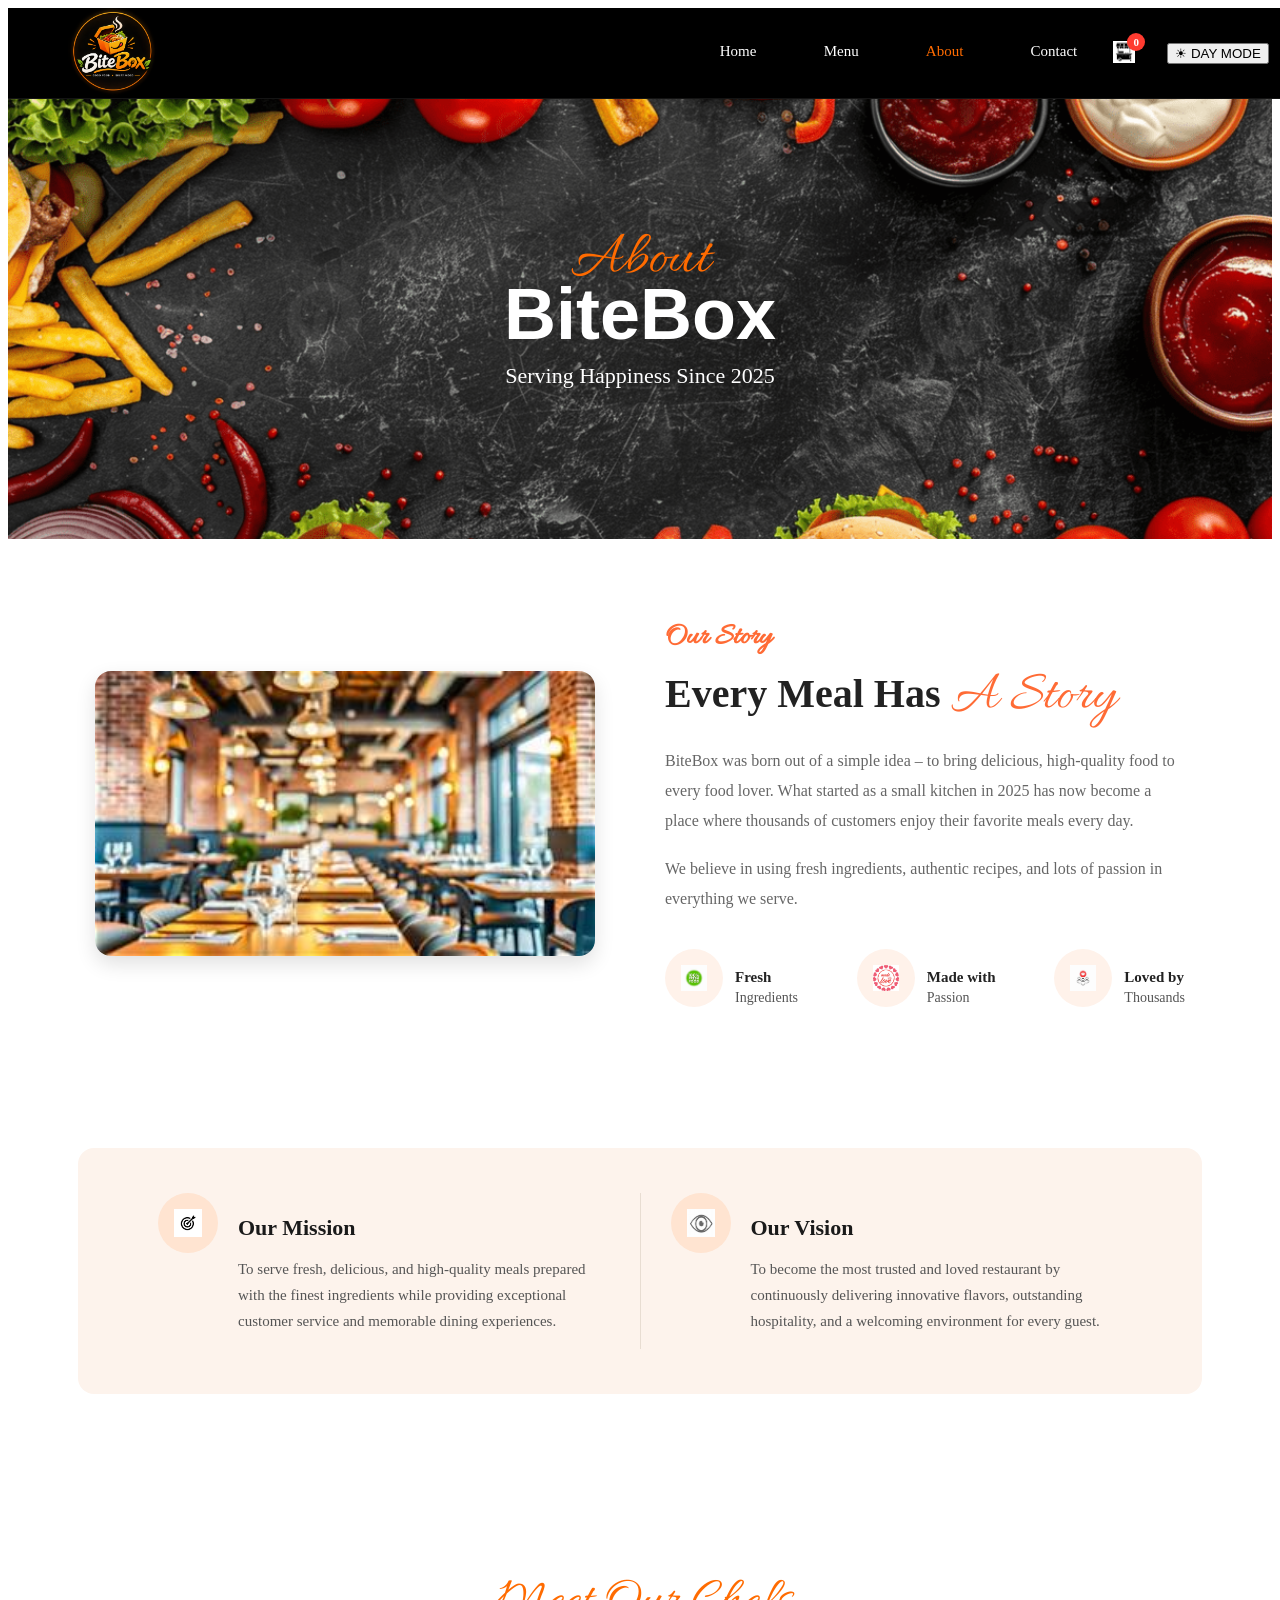
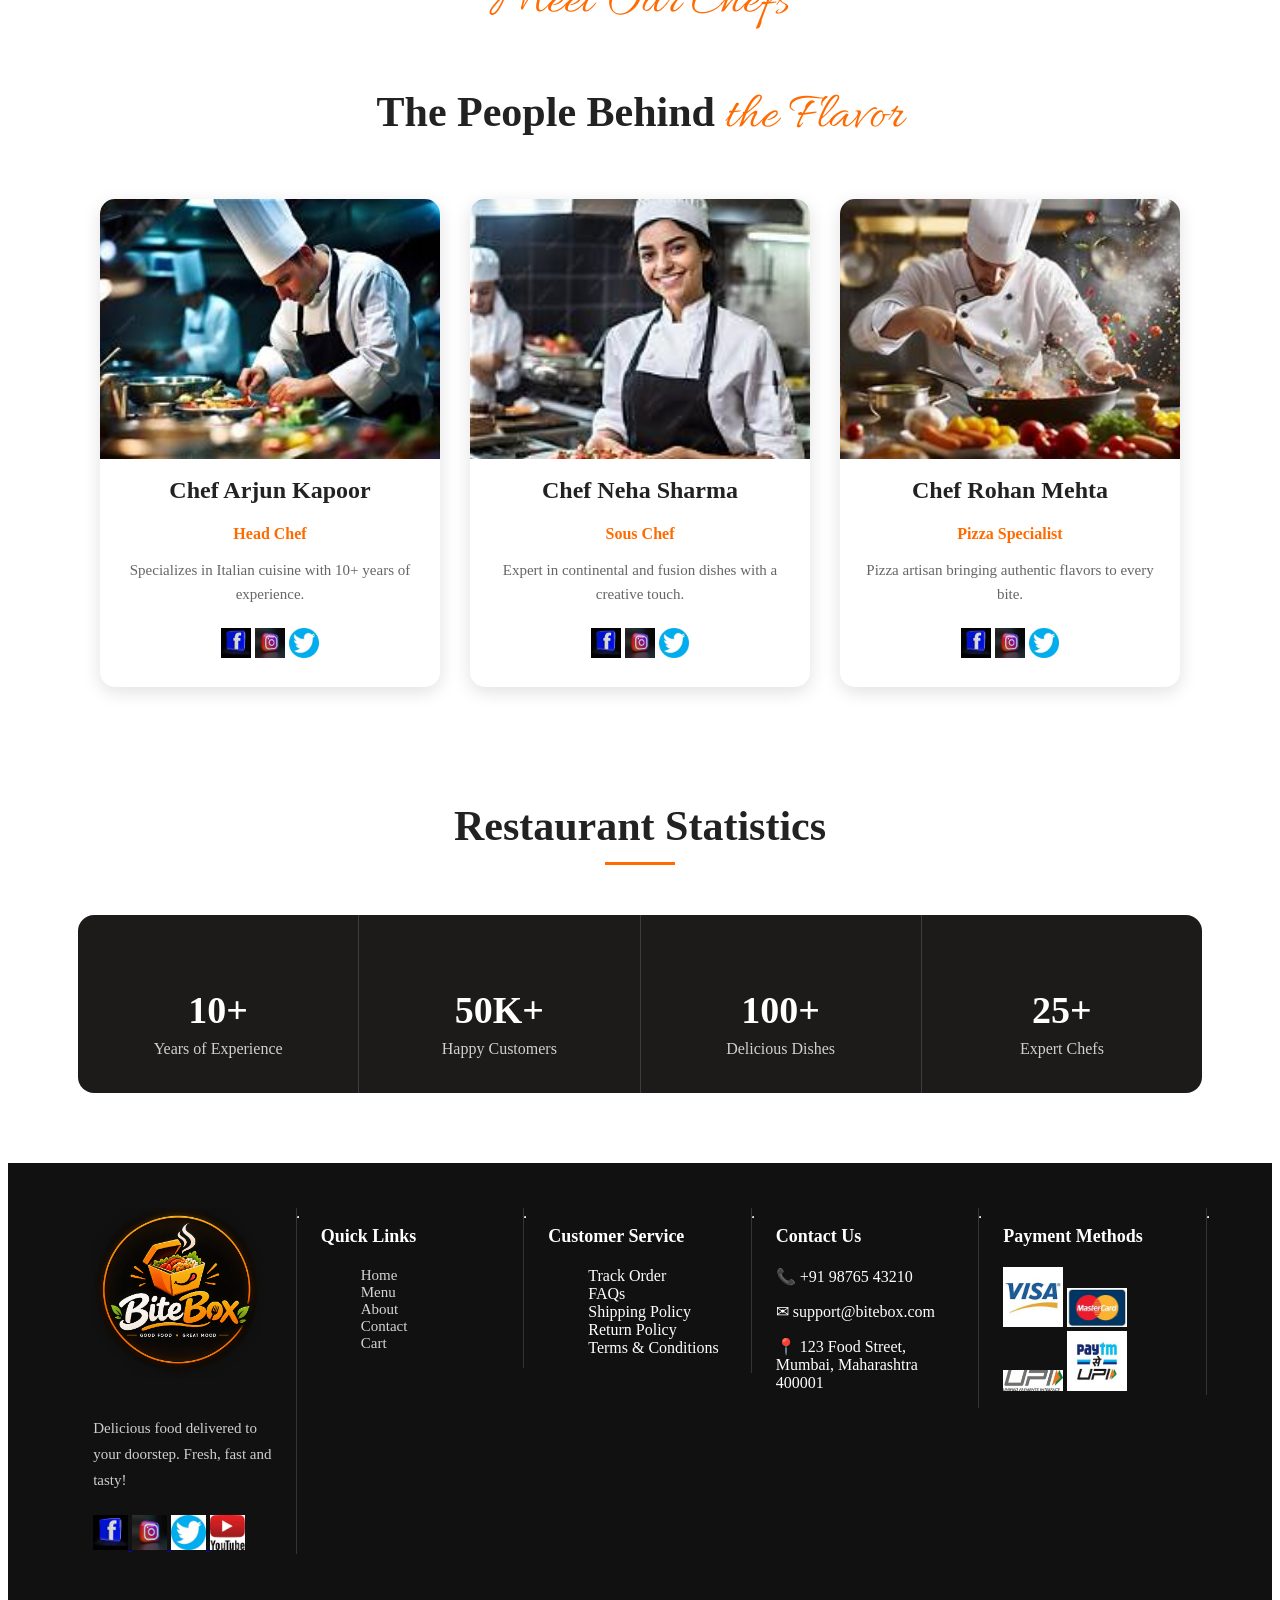
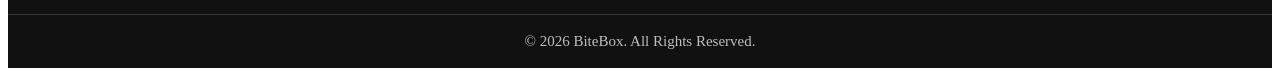
<file: about.html>
<!DOCTYPE html>
<html lang="en">
<head>
    <meta charset="UTF-8">
    <meta name="viewport" content="width=device-width, initial-scale=1.0">
    <title>About - BiteBox</title>
    <link rel="preconnect" href="https://fonts.googleapis.com">
<link rel="preconnect" href="https://fonts.gstatic.com" crossorigin>
<link href="https://fonts.googleapis.com/css2?family=Allura&display=swap" rel="stylesheet">
    <link rel="stylesheet" href="css/about.css">
    <link rel="stylesheet" href="css/nightmode.css">
     <link rel="preconnect" href="https://fonts.googleapis.com">
    <link rel="preconnect" href="https://fonts.gstatic.com" crossorigin>
    <link href="https://fonts.googleapis.com/css2?family=Great+Vibes&family
    =Montserrat:wght@400;600;700;800&family=Pacifico&family=Poppins:wght@300;
    400;500;600;700&display=swap" rel="stylesheet">
</head>
<body>
    <header>
        <img src="assest/image/logo.png" alt="BiteBox Logo" 
        width="90">
    <nav>
      <a href="index.html">Home</a>
      |
      <a href="menu.html">Menu</a>
      |
      <a href="about.html" class="active">About</a>
      |
      <a href="contact.html">Contact</a>

     <a href="cart.html" clss="cart-icon">
        <span class="cart-wrapper">
                <img src="assest/icon/cart.jpg" alt="Cart Icon" width="22" height="22">
                <span id="cart-count">0</span>
        </span>
            </a>

            <button type="button" id="theme-toggle" class="theme-toggle">
        <span class="theme-icon">☀</span>
        <span class="theme-text"> DAY MODE</span>
</button>
            </nav>
    </header>

<section id="about-hero">
    <div class="hero-content">
        <h2><span>About</span><br>BiteBox</h2>
        <p> Serving Happiness Since 2025 </p>
    </div>
</section>

<section id="story">
    <article>
    <img src="assest/image/restaurant.jpg" width="500">
      <div class="story-content">
            <small>Our Story</small>

            <h2>Every Meal Has <span>A Story</span></h2>

            <p>BiteBox was born out of a simple idea – to bring
                delicious, high-quality food to every food lover.
                What started as a small kitchen in 2025 has now
                become a place where thousands of customers enjoy
                their favorite meals every day.
            </p>

            <p>We believe in using fresh ingredients, authentic
                recipes, and lots of passion in everything we serve.
            </p>

            <div class="story-features">
                <article>
                    <div class="feature-icon">
                        <img src="assest/icon/fresh-ingrident.jpg" alt="">
                    </div>
                    <div>
                        <h4>Fresh</h4>
                        <p>Ingredients</p>
                    </div>
                </article>

                <article>
                    <div class="feature-icon">
                        <img src="assest/icon/made-with-love.jpg" alt="">
                    </div>
                    <div>
                        <h4>Made with</h4>
                        <p>Passion</p>
                    </div>
                </article>

                <article>
                    <div class="feature-icon">
                        <img src="assest/icon/loved-by.jpg" alt="">
                    </div>
                    <div>
                        <h4>Loved by</h4>
                        <p>Thousands</p>
                    </div>
                </article>
            </div>
        </div>
    </article>
</section>

<section id="mission-vision">
    <div class="mv-container">
        <article>
            <div class="mv-icon">
                <img src="assest/icon/target.jpg" alt="">
            </div>
            <div>
                <h3>Our Mission</h3>
                <p>To serve fresh, delicious, and high-quality meals
                    prepared with the finest ingredients while providing
                    exceptional customer service and memorable dining
                    experiences.
                </p>
            </div>
        </article>

        <article>
            <div class="mv-icon">
                <img src="assest/icon/vision.jpg" alt="">
            </div>
            <div>
                <h3>Our Vision</h3>
                <p>To become the most trusted and loved restaurant by
                    continuously delivering innovative flavors, outstanding
                    hospitality, and a welcoming environment for every guest.
                </p>
            </div>
        </article>
    </div>
</section>

<section id="chefs">
    <h2><span>Meet Our Chefs</span></h2>
        <h2><b>The People Behind </b><span>the Flavor</span></h2>
        <div>
            <article>
                <img src="assest/image/chef1.jpg" width="250">
                <h3>Chef Arjun Kapoor</h3>
                <h4>Head Chef</h4>
                <p> Specializes in Italian cuisine with
                    10+ years of experience.
                </p>
                <div>
                    <img src="assest/image/facebook.jpg" width="30">
                    <img src="assest/image/instagram.jpg" width="30">
                    <img src="assest/image/twitter.jpg" width="30">
                </div>
            </article>

            <article>
                <img src="assest/image/chef3.jpg" width="250">
                <h3>Chef Neha Sharma</h3>
                <h4>Sous Chef</h4>

 <p> Expert in continental and fusion
                    dishes with a creative touch.
                </p>

                <div>
                    <img src="assest/image/facebook.jpg" width="30">
                    <img src="assest/image/instagram.jpg" width="30">
                    <img src="assest/image/twitter.jpg" width="30">
                </div>
            </article>

            <article>
                <img src="assest/image/chef2.jpg" width="250">
                <h3>Chef Rohan Mehta</h3>
                <h4>Pizza Specialist</h4>
                <p> Pizza artisan bringing authentic
                    flavors to every bite.
                </p>

                <div>
                    <img src="assest/image/facebook.jpg" width="30">
                    <img src="assest/image/instagram.jpg" width="30">
                    <img src="assest/image/twitter.jpg" width="30">
                </div>
            </article>
        </div>
    </section>

    <section id="statistics">
    <h2>Restaurant Statistics</h2>
    <div>
        <article>
            <h3>10+</h3>
            <p>Years of Experience</p>
        </article>
        <article>
            <h3>50K+</h3>
            <p>Happy Customers</p>
        </article>
        <article>
            <h3>100+</h3>
            <p>Delicious Dishes</p>
        </article>
        <article>
            <h3>25+</h3>
            <p>Expert Chefs</p>
        </article>
    </div>
</section>

<footer>
    <div class="footer-container">
    <section>
        <img src="assest/image/logo.png" alt="BiteBox Logo" 
        width="150">
        <p> Delicious food delivered to your doorstep.
            Fresh, fast and tasty!
        </p>

        <a href="#">
            <img src="assest/icon/facebook.jpg" alt="Facebook" width="35" height="35">
        </a>

        <a href="#">
            <img src="assest/icon/instagram.jpg" alt="Instagram" width="35" height="35">
        </a>

        <a href="#">
            <img src="assest/icon/twitter.jpg" alt="Twitter" width="35" height="35">
        </a>

 <a href="#">
            <img src="assest/icon/youtube.jpg" alt="YouTube" width="35" height="35">
        </a>
    </section>
<hr>
    <section>
        <h3>Quick Links</h3>
        <ul>
            <li><a href="index.html">Home</a></li>
            <li><a href="menu.html">Menu</a></li>
            <li><a href="about.html">About</a></li>
            <li><a href="contact.html">Contact</a></li>
            <li><a href="cart.html">Cart</a></li>
        </u >
        </section>
    <hr>

    <section>
        <h3>Customer Service</h3>
        <ul>
            <li>Track Order</li>
            <li>FAQs</li>
            <li>Shipping Policy</li>
            <li>Return Policy</li>
            <li>Terms & Conditions</li>
        </ul>
    </section>
 <hr>

    <section>
        <h3>Contact Us</h3>
        <p>📞 +91 98765 43210</p>
        <p>✉ support@bitebox.com</p>
        <p>📍 123 Food Street, Mumbai, Maharashtra 400001 </p>
    </section>

    <hr>
    
     <section>
        <h3>Payment Methods</h3>
        <img src="assest/image/visa.jpg" alt="Visa" width="60">
        <img src="assest/image/mastercard.jpg" alt="MasterCard" width="60">
        <img src="assest/image/upi.jpg" alt="UPI" width="60">
        <img src="assest/image/paytm.jpg"  alt="Paytm" width="60">
    </section>

    <hr>
    </div>
    <p> © 2026 BiteBox. All Rights Reserved. </p>

</footer>
  <script src ="js/script.js"> </script>
</body>
</html>
</file>
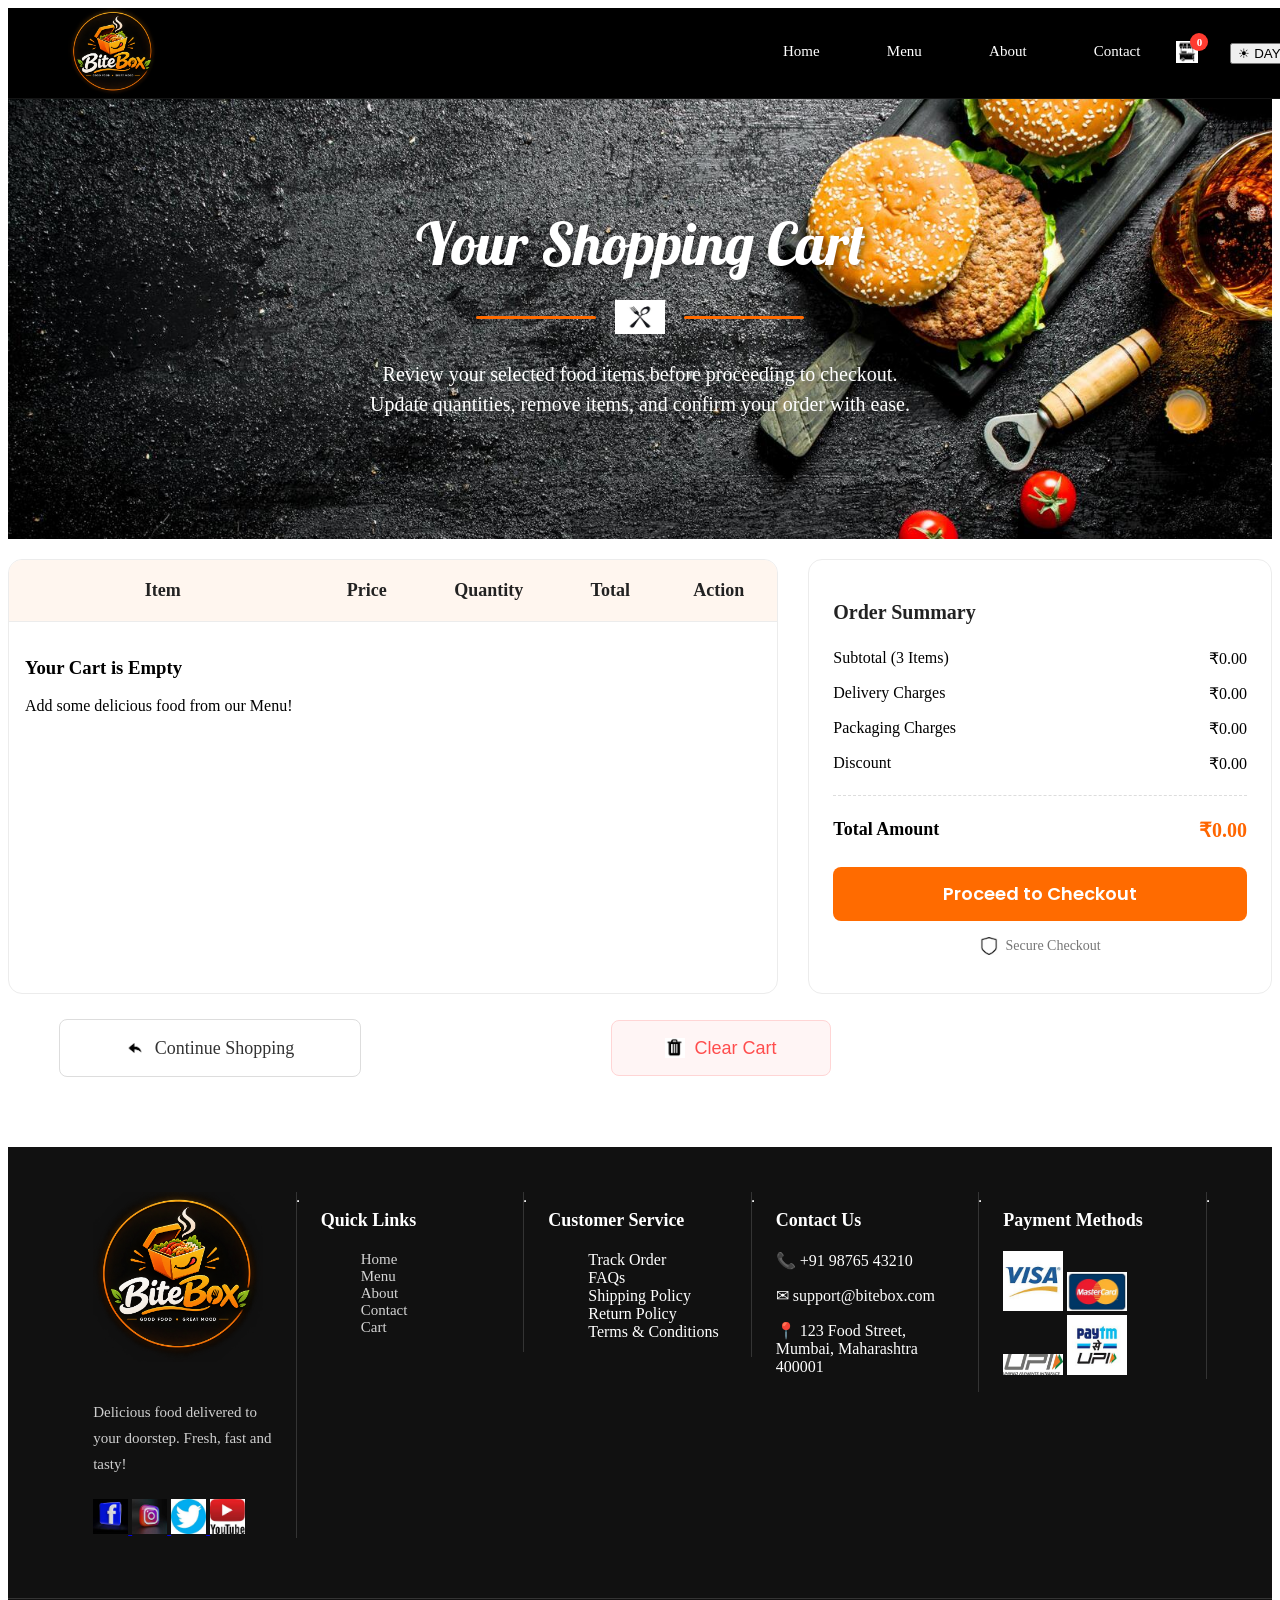
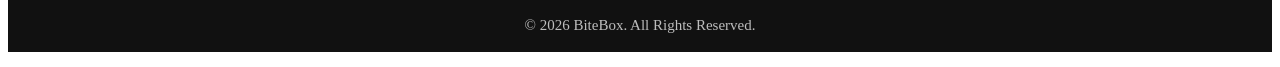
<file: cart.html>
<!DOCTYPE html>
<html lang="en">
<head>
    <meta charset="UTF-8">
    <meta name="viewport" content="width=device-width, initial-scale=1.0">
    <title>Cart</title>
     <link rel="stylesheet" href="css/cart.css">
     <link rel="stylesheet" href="css/nightmode.css">
     <link rel="preconnect" href="https://fonts.googleapis.com">
<link rel="preconnect" href="https://fonts.gstatic.com" crossorigin>
<link href="https://fonts.googleapis.com/css2?family=Allura&family=Lobster&display=swap" rel="stylesheet">
     <link rel="preconnect" href="https://fonts.googleapis.com">
    <link rel="preconnect" href="https://fonts.gstatic.com" crossorigin>
    <link href="https://fonts.googleapis.com/css2?family=Great+Vibes&family
    =Montserrat:wght@400;600;700;800&family=Pacifico&family=Poppins:wght@300;
    400;500;600;700&display=swap" rel="stylesheet">
</head>
<body>
    <header>
        <img src="assest/image/logo.png" alt="BiteBox Logo" 
        width="90">
    <nav>
      <a href="index.html">Home</a>
      |
      <a href="menu.html">Menu</a>
      |
      <a href="about.html">About</a>
      |
      <a href="contact.html">Contact</a>

      <a href="cart.html" clss="cart-icon">
        <span class="cart-wrapper">
                <img src="assest/icon/cart.jpg" alt="Cart Icon" width="22" height="22">
                <span id="cart-count">0</span>
        </span>
            </a>

            <button type="button" id="theme-toggle" class="theme-toggle">
        <span class="theme-icon">☀</span>
        <span class="theme-text"> DAY MODE</span>
</button>
    </nav>

    </header>
<section id="cart-hero">
    <h1>Your Shopping Cart</h1>
    <div class="divider">
        <hr>
        <img src="assest/icon/fork-and-spoon.jpg" alt="Fork and Spoon">
        <hr>

    </div>
    <p> Review your selected food items before proceeding to checkout.
        <br>
        Update quantities, remove items, and confirm your order with ease.
    </p>
</section>
<section class="main">
<section id="shopping-cart">
    <table>
        <thead>
            <tr>
                <th>Item</th>
                <th>Price</th>
                <th>Quantity</th>
                <th>Total</th>
                <th>Action</th>
            </tr>
        </thead>

        <tbody>
            <!-- <tr>
                <td>
                    <div class="cart-item">
                    <img src="assest/image/Pizza.jfif" alt="Margherita Pizza" width="80">
                    <div>
                    <h3>Margherita Pizza</h3>
                    <p>Classic delight with fresh cheese & basil.</p>
                </div>
                </div>
                </td>

                <td>₹249</td>
                <td>
                    <div class="quantity-box">
                    <button>-</button>
                    <span>1</span>
                    <button>+</button>
                </div>
                </td>

                <td>₹249</td>
                <td>
                    <a href="#"> <img src="assest/icon/delete.jpg" width="25"> </a>
                </td>
            </tr>

            <tr>
                <td>
                    <div class="cart-item">
                    <img src="assest/image/Burger.jfif" width="80">
                    <div>
                    <h3>Cheese Burger</h3>
                    <p>Juicy grilled burger with cheese & veggies.</p>
                    </div>
                    </div>
                </td>

                <td>₹189</td>
                <td>
                    <div class="quantity-box">
                    <button>-</button>
                    <span>2</span>
                    <button>+</button>
                    </div>
                </td>
                <td>₹378</td>
                <td>
                    <a href="#"> <img src="assest/icon/delete.jpg" width="25"></a>
                </td>
            </tr>

            <tr>
                <td>
                    <div class="cart-item">
                    <img src="assest/image/Pasta.jfif" alt="Creamy Pasta" width="80">
                    <div>
                    <h3>Creamy Pasta</h3>
                    <p>Delicious white sauce pasta with herbs.</p>
                    </div>
                </div>
                </td>
                <td>₹199</td>
                <td>
                    <div class="quantity-box">
                    <button>-</button>
                    <span>1</span>
                    <button>+</button>
                    </div>
                </td>
                <td>₹199</td>
                <td>
                    <a href="#"> <img src="assest/icon/delete.jpg" width="25"> </a>
                </td>
            </tr> -->
      </tbody>
 </table>

</section>
    
<aside id="order-summary">
    <h2>Order Summary</h2>
  
    <p> <span>Subtotal (3 Items)</span> 
        <span id="subtotal-amount">₹0.00</span>
     </p>
  
    <p> <span>Delivery Charges</span> 
        <span id="delivery-amount">₹0.00</span>
     </p>
  
    <p> <span>Packaging Charges</span> 
        <span id="packaging-amount">₹0.00</span> 
    </p>

    <p id="discount-row">
      <span>Discount</span>
        <span id="discount-amount">₹0.00</span>
    </p>
  
    <hr>
    <h3> <span>Total Amount</span> 
        <span id="total-amount">₹0.00</span> </h3>
  
    <button type="button"> Proceed to Checkout </button>
    <p> <img src="assest/icon/shield.jpg" width="18" height="18">
    Secure Checkout </p>
</aside>
</section>

<section id="cart-actions">
 
    <a href="menu.html">
        <img src="assest/icon/left-arrow.jpg" width="18" height="18">
        Continue Shopping
    </a>
 
    <button type="button">
      
        <img src="assest/icon/delete.jpg" width="18" height="18">  Clear Cart
      
    </button>
 </section>

    <footer>
        <div class="footer-container">
    <section>
        <img src="assest/image/logo.png" alt="BiteBox Logo" 
        width="150">
        <p> Delicious food delivered to your doorstep.
            Fresh, fast and tasty!
        </p>

        <a href="#">
            <img src="assest/icon/facebook.jpg" alt="Facebook" width="35" height="35">
        </a>

        <a href="#">
            <img src="assest/icon/instagram.jpg" alt="Instagram" width="35" height="35">
        </a>

        <a href="#">
            <img src="assest/icon/twitter.jpg" alt="Twitter" width="35" height="35">
        </a>

 <a href="#">
            <img src="assest/icon/youtube.jpg" alt="YouTube" width="35" height="35">
        </a>
    </section>

    <hr>

    <section>
        <h3>Quick Links</h3>
        <ul>
            <li><a href="index.html">Home</a></li>
            <li><a href="menu.html">Menu</a></li>
            <li><a href="about.html">About</a></li>
            <li><a href="contact.html">Contact</a></li>
            <li><a href="cart.html">Cart</a></li>
        </u >
    </section>

    <hr>

    <section>
        <h3>Customer Service</h3>
        <ul>
            <li>Track Order</li>
            <li>FAQs</li>
            <li>Shipping Policy</li>
            <li>Return Policy</li>
            <li>Terms & Conditions</li>
        </ul>

    </section>

    <hr>

    <section>
        <h3>Contact Us</h3>
        <p>📞 +91 98765 43210</p>
        <p>✉ support@bitebox.com</p>
        <p>📍 123 Food Street, Mumbai, Maharashtra 400001 </p>
    </section>

    <hr>

    <section>
        <h3>Payment Methods</h3>
        <img src="assest/image/visa.jpg" alt="Visa" width="60">
        <img src="assest/image/mastercard.jpg" alt="MasterCard" width="60">
        <img src="assest/image/upi.jpg" alt="UPI" width="60">
        <img src="assest/image/paytm.jpg"  alt="Paytm" width="60">
    </section>

    <hr>
    </div>
    <p> © 2026 BiteBox. All Rights Reserved. </p>

</footer>
<script src ="js/script.js"> </script>
</body>
</html>
</file>
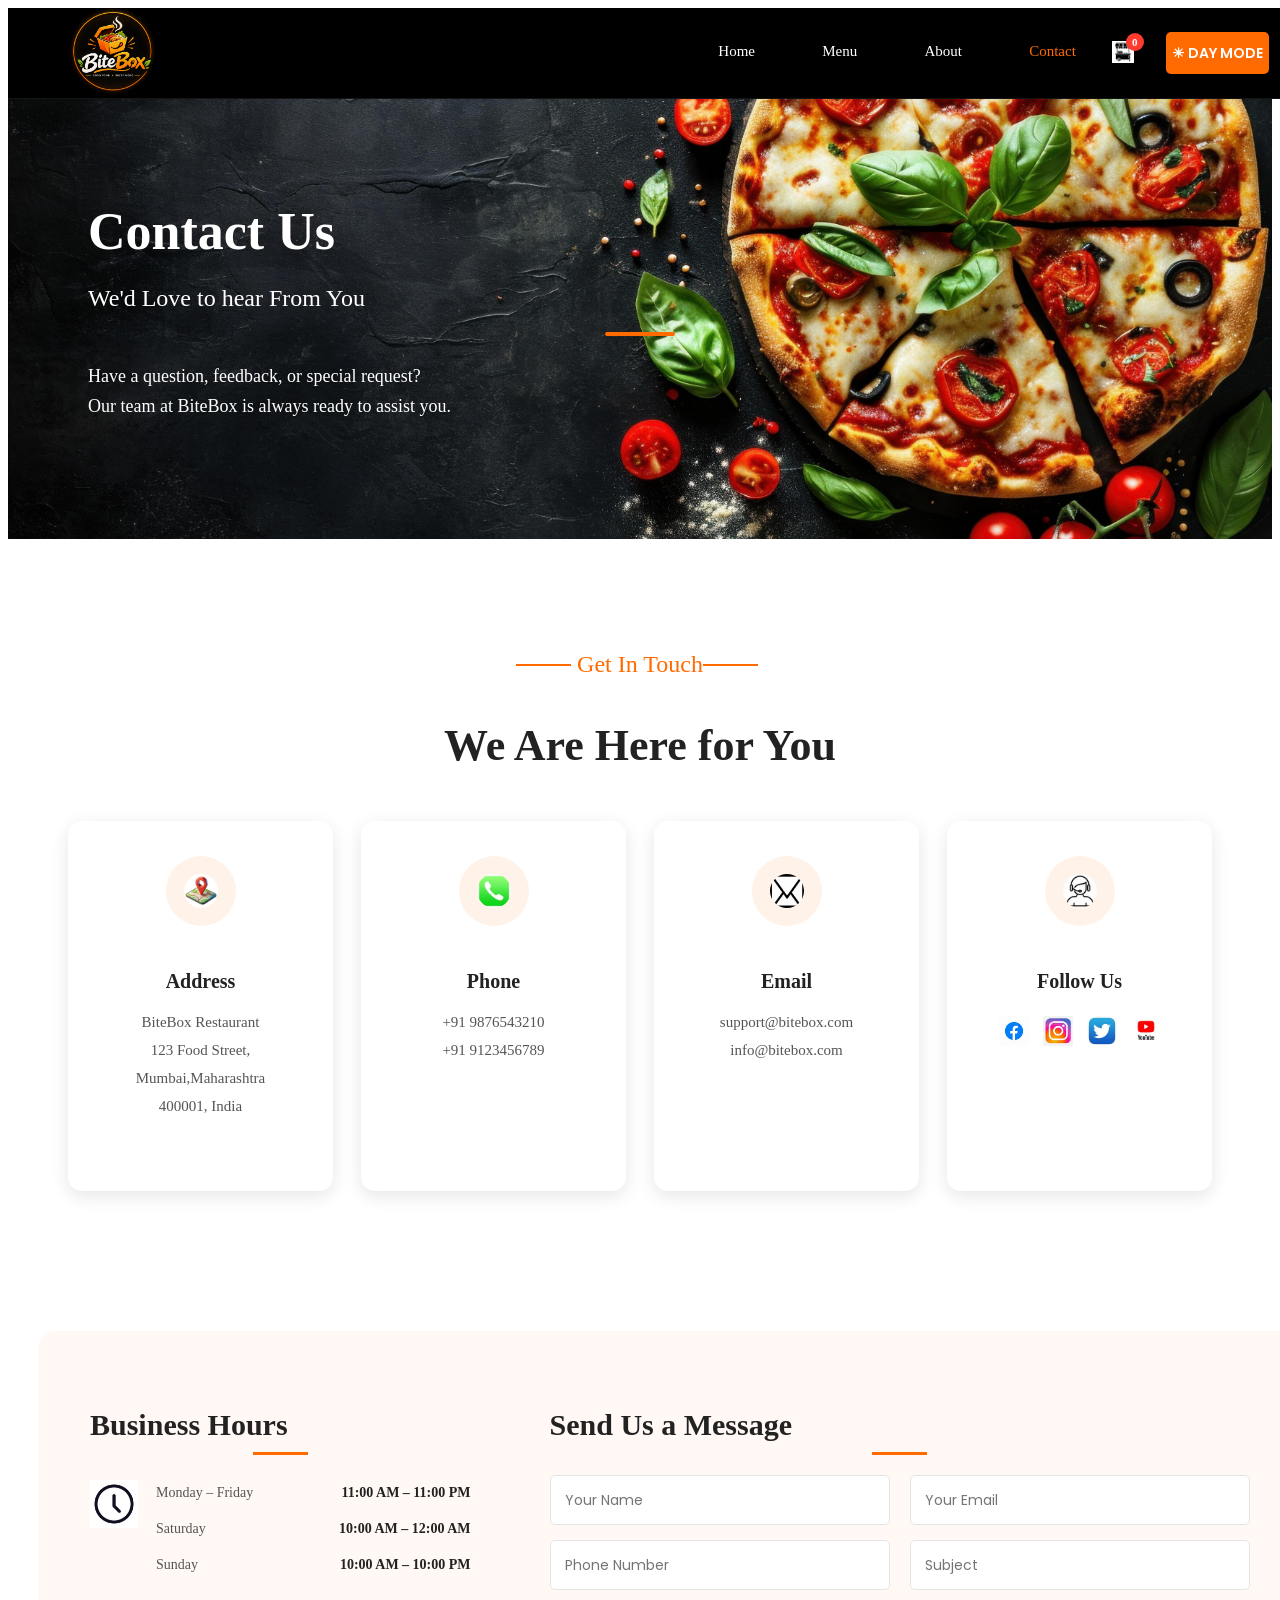
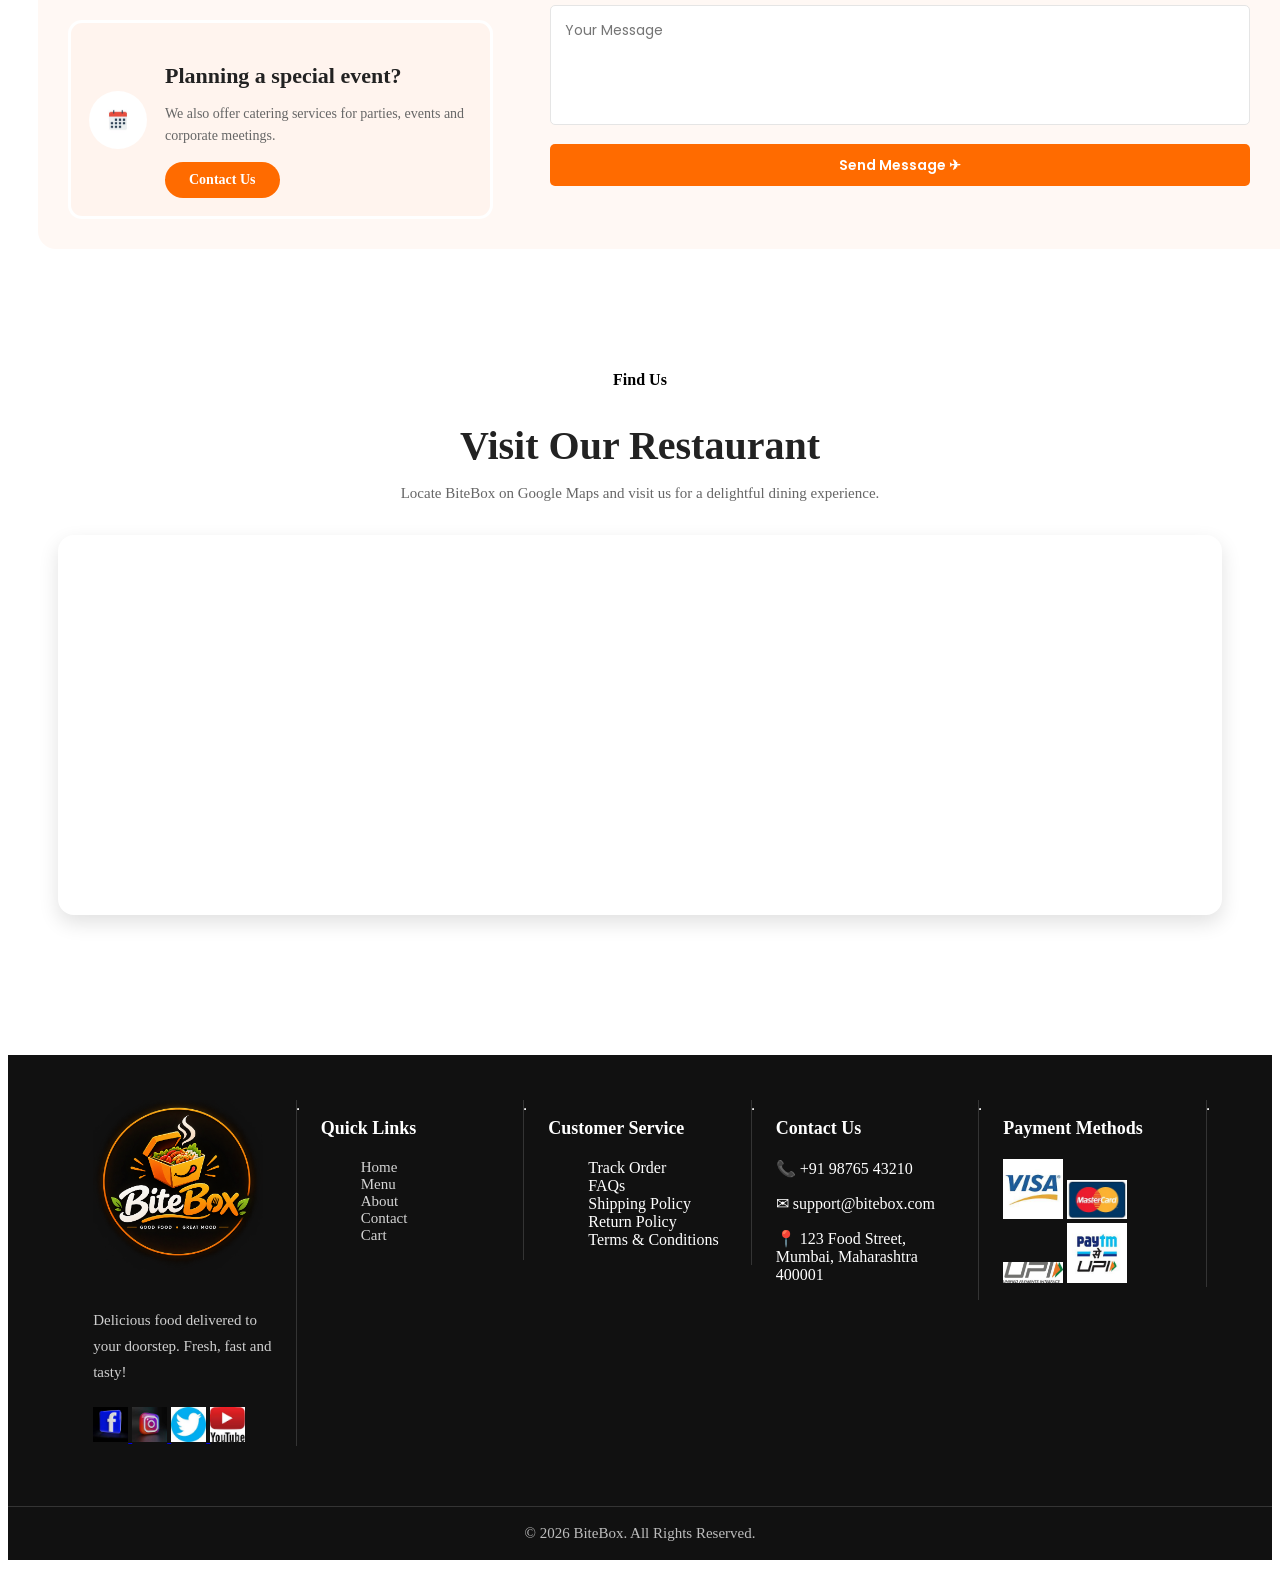
<file: contact.html>
<!DOCTYPE html>
<html lang="en">
<head>
    <meta charset="UTF-8">
    <meta name="viewport" content="width=device-width, initial-scale=1.0">
    <title>Contact - BiteBox</title>
    <link rel="stylesheet" href="css/contact.css">
    <link rel="stylesheet" href="css/nightmode.css">
     <link rel="preconnect" href="https://fonts.googleapis.com">
    <link rel="preconnect" href="https://fonts.gstatic.com" crossorigin>
    <link href="https://fonts.googleapis.com/css2?family=Great+Vibes&family
    =Montserrat:wght@400;600;700;800&family=Pacifico&family=Poppins:wght@300;
    400;500;600;700&display=swap" rel="stylesheet">
</head>
<body>
    <header>
    <img src="assest/image/logo.png" alt="BiteBox Logo" 
        width="90">
    <nav>
      <a href="index.html">Home</a>
      |
      <a href="menu.html">Menu</a>
      |
      <a href="about.html">About</a>
      |
      <a href="contact.html" class="active">Contact</a>

      <a href="cart.html" clss="cart-icon">
        <span class="cart-wrapper">
                <img src="assest/icon/cart.jpg" alt="Cart Icon" width="22" height="22">
                <span id="cart-count">0</span>
        </span>
            </a>

            <button type="button" id="theme-toggle" class="theme-toggle">
        <span class="theme-icon">☀</span>
        <span class="theme-text"> DAY MODE</span>
</button>
            </nav>
    </header>
<section id="contact-hero">
    <div class="hero-content">
        <h2> Contact Us</h2>
        <h3>We'd Love to hear From You</h3>
        <hr>
        <p> Have a question, feedback, or special request?<br>
        Our team at BiteBox is always ready to assist you.
    </p>
    </div>
</section>
  
<section id="contact-info">
    <div class="section-title">
        <h4>Get In Touch</h4>
        <h2>We Are Here for You</h2>
    </div>
    <div class="contact-container">
        <article>
            <img src="assest/icon/location.jpg"width="50px" height="50px">
            <h3>Address</h3>
            <p>
                BiteBox Restaurant<br>
                123 Food Street,<br>
                Mumbai,Maharashtra<br>
                400001, India
            </p>
       </article>

       <article>
        <img src="assest/icon/phone.jpg"width="50px" height="50px">
        <h3>Phone</h3>
        <p>+91 9876543210<br>
            +91 9123456789
        </p>
       </article>

<article>
        <img src="assest/icon/email.jpg"alt="Email Icon" width="50px" height="50px">
        <h3>Email</h3>
        <p>support@bitebox.com<br>
        info@bitebox.com
    </p>
       </article>

       <article>
        <img src="assest/icon/support.jpg" width="50px" height="50px">
        <h3>Follow Us</h3>
        <a href="#"><img src="assest/icon/contact-facebook.jpg" width="50px" height="50px"></a>
        <a href="#"><img src="assest/icon/contact-instagram.jpg"width="50px" height="50px"></a>
        <a href="#"><img src="assest/icon/contact-twitter.jpg"width="50px" height="50px"></a>
        <a href="#"><img src="assest/icon/contact-youtube.jpg"width="50px" height="50px"></a>
       </article>
    </div>
</section>

<section id="contact-details">
    <div class="left-column">
        
        <div class="business-card">
            <h2>Business Hours</h2>
            <hr>
            <div class="business-content">
                <img src="assest/icon/clock.jpg" alt="Clock">
                <table>
                    <tr> <td>Monday – Friday</td>
                         <td>11:00 AM – 11:00 PM</td>
                    </tr>

                    <tr> <td>Saturday</td>
                        <td>10:00 AM – 12:00 AM</td>
                    </tr>

                    <tr> <td>Sunday</td>
                        <td>10:00 AM – 10:00 PM</td>
                    </tr>
                </table>
            </div>
        </div>

        <div class="event-card">
            <img src="assest/icon/calender.jpg" alt="Calendar">
            <div>
                <h3>Planning a special event?</h3>
                <p>
                    We also offer catering services for parties,
                    events and corporate meetings.
                </p>
                <a href="#">Contact Us</a>
            </div>
        </div>
    </div>

    <div class="right-column">
        <h2>Send Us a Message</h2>
        <hr>
        <form>
            <div class="form-row">
                <input type="text" name="name" placeholder="Your Name">
                <input type="email" name="email" placeholder="Your Email">
            </div>

            <div class="form-row">
                <input type="tel" name="phone" placeholder="Phone Number">
                <input type="text" name="subject" placeholder="Subject">
            </div>

 <textarea name="message" placeholder="Your Message"></textarea>
            <button>Send Message ✈</button>
        </form>
    </div>
    </section>

<section id="google-map">
    <div class="section-title">
        <h4>Find Us</h4>
        <h2>Visit Our Restaurant</h2>
        <p> Locate BiteBox on Google Maps and visit us for a delightful 
            dining experience.
        </p>
    </div>

    <iframe src="https://www.google.com/maps/embed?pb=!1m18!1m12!1m3!1d30245.166619030464!2d73.84893695!3d18.634993350000002!2m3!1f0!2f0!3f0!3m2!1i1024!2i768!4f13.1!3m3!1m2!1s0x3bc2c780c24d3757%3A0xcf7459421a58fa5b!2sBhosari%2C%20Pimpri-Chinchwad%2C%20Maharashtra!5e0!3m2!1sen!2sin!4v1789045719931!5m2!1sen!2sin" 
    width="1500" height="500" style="border:0;" allowfullscreen="" loading="lazy" referrerpolicy="strict-origin-when-cross-origin"></iframe>
        
</section>

 <footer>
    <div class="footer-container">
    <section>
        <img src="assest/image/logo.png" alt="BiteBox Logo" 
        width="150">
        <p> Delicious food delivered to your doorstep.
            Fresh, fast and tasty!
        </p>

        <a href="#">
            <img src="assest/icon/facebook.jpg" alt="Facebook" width="35" height="35">
        </a>

        <a href="#">
            <img src="assest/icon/instagram.jpg" alt="Instagram" width="35" height="35">
        </a>

        <a href="#">
            <img src="assest/icon/twitter.jpg" alt="Twitter" width="35" height="35">
        </a>

 <a href="#">
            <img src="assest/icon/youtube.jpg" alt="YouTube" width="35" height="35">
        </a>
    </section>
<hr>
    <section>
        <h3>Quick Links</h3>
        <ul>
            <li><a href="index.html">Home</a></li>
            <li><a href="menu.html">Menu</a></li>
            <li><a href="about.html">About</a></li>
            <li><a href="contact.html">Contact</a></li>
            <li><a href="cart.html">Cart</a></li>
        </u >
        </section>
    <hr>

    <section>
        <h3>Customer Service</h3>
        <ul>
            <li>Track Order</li>
            <li>FAQs</li>
            <li>Shipping Policy</li>
            <li>Return Policy</li>
            <li>Terms & Conditions</li>
        </ul>
    </section>
 <hr>

    <section>
        <h3>Contact Us</h3>
        <p>📞 +91 98765 43210</p>
        <p>✉ support@bitebox.com</p>
        <p>📍 123 Food Street, Mumbai, Maharashtra 400001 </p>
    </section>

    <hr>
    
     <section>
        <h3>Payment Methods</h3>
        <img src="assest/image/visa.jpg" alt="Visa" width="60">
        <img src="assest/image/mastercard.jpg" alt="MasterCard" width="60">
        <img src="assest/image/upi.jpg" alt="UPI" width="60">
        <img src="assest/image/paytm.jpg"  alt="Paytm" width="60">
    </section>

    <hr>
    </div>
    <p> © 2026 BiteBox. All Rights Reserved. </p>

</footer>
  <script src ="js/script.js"> </script>
 </body>
</html>
</file>
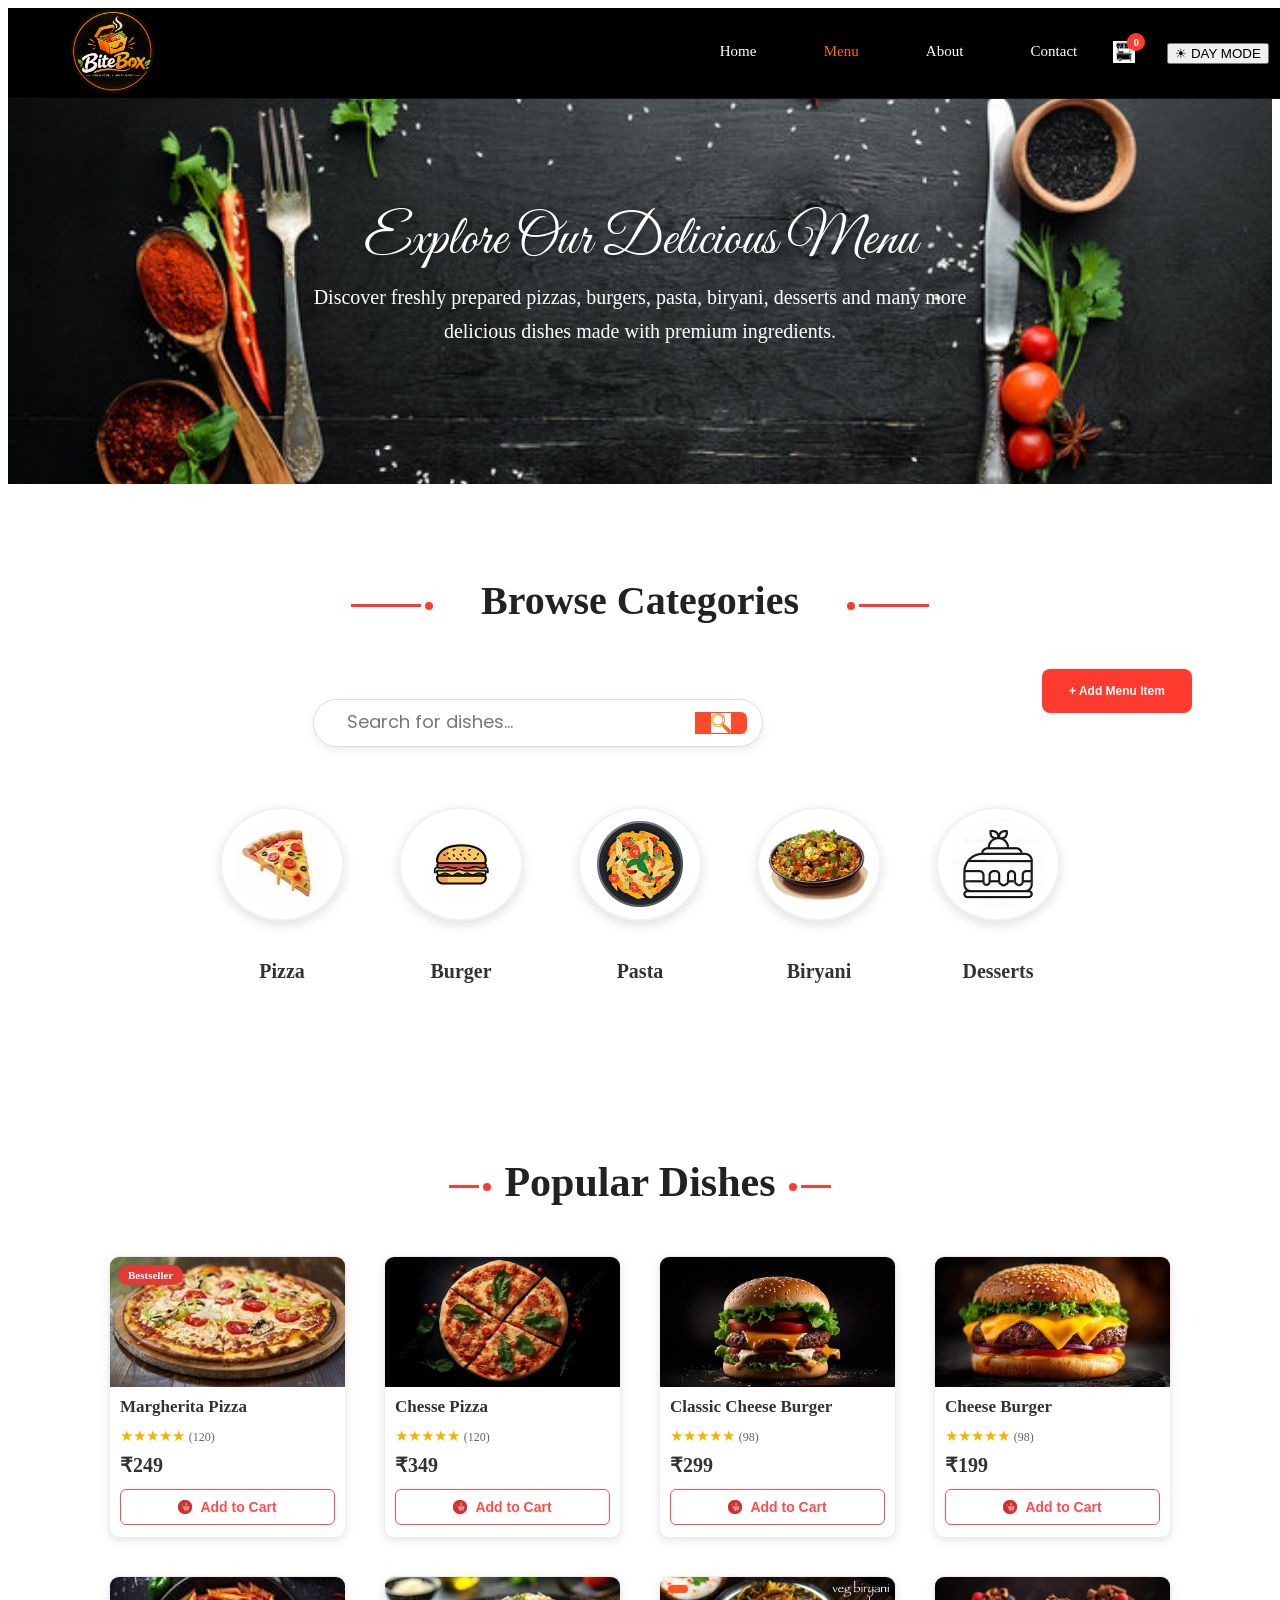
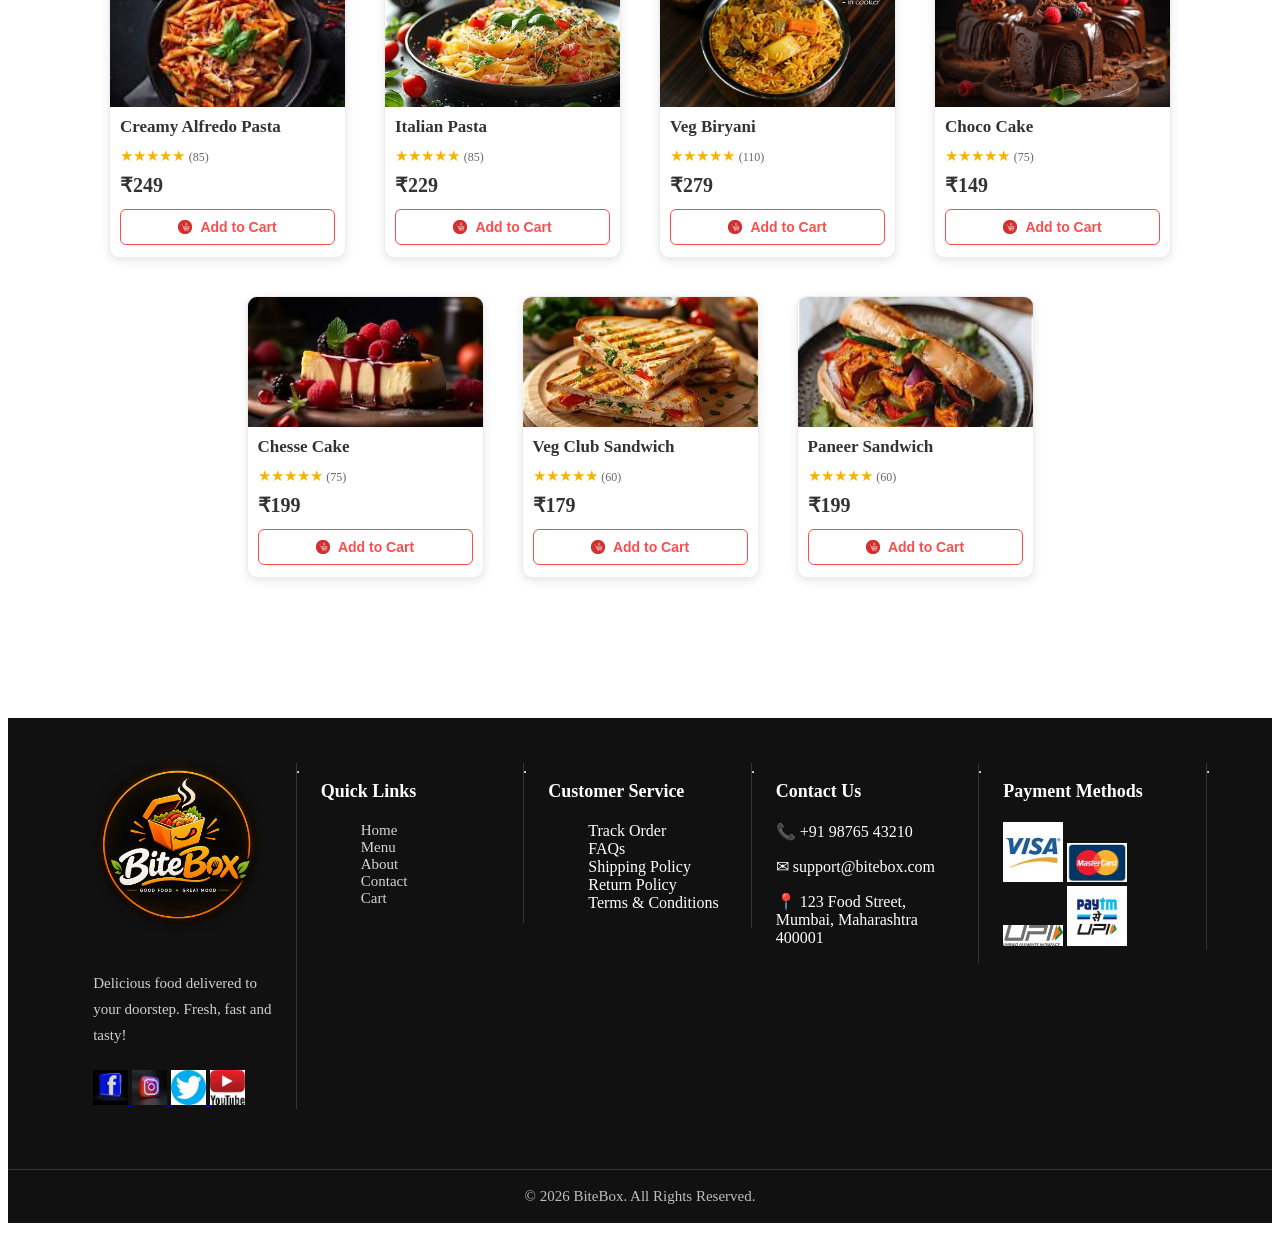
<file: menu.html>
<!DOCTYPE html>
<html lang="en">

<head>
    <meta charset="UTF-8">
    <meta name="viewport" content="width=device-width, initial-scale=1.0">
    <title>Menu - BiteBox</title>
    <link rel="stylesheet" href="css/menu.css">
    <link rel="stylesheet" href="css/nightmode.css">
    <link rel="preconnect" href="https://fonts.googleapis.com">
    <link rel="preconnect" href="https://fonts.gstatic.com" crossorigin>
    <link href="https://fonts.googleapis.com/css2?family=Great+Vibes&family
    =Montserrat:wght@400;600;700;800&family=Pacifico&family=Poppins:wght@300;
    400;500;600;700&display=swap" rel="stylesheet">
</head>

<body>
    <header>
        <img src="assest/image/logo.png" alt="BiteBox Logo" width="90">
        <nav>
            <a href="index.html">Home</a>
            |
            <a href="menu.html" class="active">Menu</a>
            |
            <a href="about.html">About</a>
            |
            <a href="contact.html">Contact</a>

            <a href="cart.html" clss="cart-icon">
                <span class="cart-wrapper">
                    <img src="assest/icon/cart.jpg" alt="Cart Icon" width="22" height="22">
                    <span id="cart-count">0</span>
                </span>
            </a>

            <button type="button" id="theme-toggle" class="theme-toggle">
                <span class="theme-icon">☀</span>
                <span class="theme-text"> DAY MODE</span>
            </button>
        </nav>
    </header>

    <section id="menu-hero">
        <h1>Explore Our Delicious Menu</h1>

        <p>Discover freshly prepared pizzas, burgers, pasta,
            biryani, desserts and many more delicious dishes
            made with premium ingredients.
        </p>
    </section>

    <section id="categories">
        <h2><span></span>
            Browse Categories
            <span></span>
        </h2>

        <div class="menu-controls">

            <div class="menu-search">
                <input type="text" id="menu-search" placeholder="Search for dishes...">

                <button type="button" id="search-button">
                    <img src="assest/icon/search.jpg" width="20" height="20">
                </button>
            </div>

            <button type="button" id="add-menu-btn"> + Add Menu Item </button>
        </div>

        <div id="menu-modal" class="menu-modal">
            <div class="menu-modal-content">
                <div class="modal-header">
                    <h2>Add Menu Item</h2>
                </div>

                <form id="menu-form">

                    <div class="form-row">
                        <div class="form-group">
                            <label for="menu-name"> Menu Item Name </label>
                            <input type="text" id="menu-name" placeholder="Enter item name" required>
                        </div>

                        <div class="form-group">
                            <label for="menu-price"> Price (₹) </label>
                            <input type="number" id="menu-price" placeholder="Enter price" required>
                        </div>

                    </div>

                    <div class="form-row">
                        <div class="form-group">
                            <label for="menu-category"> Category </label>
                            <input type="text" id="menu-category" placeholder="Enter category" required>
                        </div>

                        <div class="form-group">
                            <label for="menu-rating"> Rating (0 - 5) </label>
                            <input type="text" id="menu-rating" placeholder="★★★★★" required>
                        </div>

                    </div>

                    <div class="form-row">
                        <div class="form-group">
                            <label for="menu-reviews"> Number of Reviews </label>
                            <input type="number" id="menu-reviews" placeholder="Enter number of reviews" required>
                        </div>

                        <div class="form-group">
                            <label for="menu-image"> Image URL / Path </label>
                            <input type="text" id="menu-image" placeholder="Enter image URL or path" required>
                        </div>
                    </div>

                    <div class="form-actions">
                        <button type="button" id="cancel-menu-form"> Cancel </button>
                        <button type="submit"> Add Menu Item </button>
                    </div>

                     <!-- <div class="menu-actions">
                        <button type="button" class="update-menu-btn">
                        <img src="assest/icon/edit.jpg">
                   </button>
              <button type="button" class="delete-menu-btn">
                     <img src="assest/icon/delete.jpg">
               </button>
        </div> -->
                </form>
            </div>
        </div>

        <div>
            <article>
                <img src="assest/icon/pizza.jpg" alt="Pizza" width="120" height="120">
                <h3>Pizza</h3>
            </article>


            <article>
                <img src="assest/icon/burger.jpg" alt="Burger" width="120" height="120">
                <h3>Burger</h3>
            </article>


            <article>
                <img src="assest/icon/pasta.jpg" width="120" height="120">
                <h3>Pasta</h3>
            </article>


            <article>
                <img src="assest/icon/biryani.jpg" width="120" height="120">
                <h3>Biryani</h3>
            </article>


            <article>
                <img src="assest/icon/cake.jpg" alt="Desserts" width="120" height="120">
                <h3>Desserts</h3>
            </article>
        </div>
    </section>

    <section id="menu-items">
        <h2>
            <span></span>
            Popular Dishes
            <span></span>
        </h2>
        <div>

            <div id="menu-container">
                <article data-category="pizza">
                    <span class="tag">Bestseller</span>
                    <img src="assest/image/Pizza.jfif" width="220">
                    <h3>Margherita Pizza</h3>
                    <p class="rating">
                        &#9733;&#9733;&#9733;&#9733;&#9733;
                        <small>(120)</small>
                    </p>
                    <p class="price">₹249</p>
                    <button>
                        <img src="assest/icon/add-card.jpg" alt="Cart" width="14" height="14">
                        Add to Cart
                    </button>
                </article>
            </div>

            <div id="menu-container">
                <article data-category="pizza">
                    <img src="assest/image/chessepizza.jpg" width="220">
                    <h3>Chesse Pizza</h3>
                    <p class="rating">
                        &#9733;&#9733;&#9733;&#9733;&#9733;
                        <small>(120)</small>
                    </p>
                    <p class="price">₹349</p>
                    <button>
                        <img src="assest/icon/add-card.jpg" alt="Cart" width="14" height="14">
                        Add to Cart
                    </button>
                </article>
            </div>

            <div id="menu-container">
                <article data-category="burger">
                    <img src="assest/image/Burger.jfif" width="220">
                    <h3> Classic Cheese Burger</h3>
                    <p class="rating">&#9733;&#9733;&#9733;&#9733;&#9733;
                        <small>(98)</small>
                    </p>
                    <p class="price">₹299</p>
                    <button>
                        <img src="assest/icon/add-card.jpg" alt="Cart" width="14" height="14">
                        Add to Cart
                    </button>
                </article>
            </div>

            <div id="menu-container">
                <article data-category="burger">
                    <img src="assest/image/chesseburger.jpg" width="220">
                    <h3> Cheese Burger</h3>
                    <p class="rating">&#9733;&#9733;&#9733;&#9733;&#9733;
                        <small>(98)</small>
                    </p>
                    <p class="price">₹199</p>
                    <button>
                        <img src="assest/icon/add-card.jpg" alt="Cart" width="14" height="14">
                        Add to Cart
                    </button>
                </article>
            </div>

            <div id="menu-container">
                <article data-category="pasta">
                    <img src="assest/image/Pasta.jfif" width="220">
                    <h3>Creamy Alfredo Pasta</h3>
                    <p class="rating"> &#9733;&#9733;&#9733;&#9733;&#9733;
                        <small> (85) </small>
                    </p>
                    <p class="price">₹249</p>
                    <button>
                        <img src="assest/icon/add-card.jpg" alt="Cart" width="14" height="14">
                        Add to Cart
                    </button>
                </article>
            </div>

            <div id="menu-container">
                <article data-category="pasta">
                    <img src="assest/image/italianpasta.jpg" width="220">
                    <h3>Italian Pasta</h3>
                    <p class="rating"> &#9733;&#9733;&#9733;&#9733;&#9733;
                        <small> (85) </small>
                    </p>
                    <p class="price">₹229</p>
                    <button>
                        <img src="assest/icon/add-card.jpg" alt="Cart" width="14" height="14">
                        Add to Cart
                    </button>
                </article>
            </div>

            <div id="menu-container">
                <article data-category="biryani">
                    <span class="tag spicy"></span>
                    <img src="assest/image/veg biryani.jpg" width="220">
                    <h3>Veg Biryani</h3>
                    <p class="rating"> &#9733;&#9733;&#9733;&#9733;&#9733;
                        <small>(110)</small>
                    </p>
                    <p class="price">₹279</p>
                    <button>
                        <img src="assest/icon/add-card.jpg" alt="Cart" width="14" height="14">
                        Add to Cart
                    </button>
                </article>
            </div>

            <div id="menu-container">
                <article data-category="Desserts">
                    <img src="assest/image/cakes.jpg" width="220">
                    <h3>Choco Cake</h3>
                    <p class="rating"> &#9733;&#9733;&#9733;&#9733;&#9733;
                        <small>(75)</small>
                    </p>
                    <p class="price">₹149</p>
                    <button>
                        <img src="assest/icon/add-card.jpg" alt="Cart" width="14" height="14">
                        Add to Cart
                    </button>
                </article>
            </div>

            <div id="menu-container">
                <article data-category="Desserts">
                    <img src="assest/image/chessecake.jpg" width="220">
                    <h3>Chesse Cake</h3>
                    <p class="rating"> &#9733;&#9733;&#9733;&#9733;&#9733;
                        <small>(75)</small>
                    </p>
                    <p class="price">₹199</p>
                    <button>
                        <img src="assest/icon/add-card.jpg" alt="Cart" width="14" height="14">
                        Add to Cart
                    </button>
                </article>
            </div>

            <div id="menu-container">
                <article data-category="sandwich">
                    <img src="assest/image/Sandwich.jfif" width="220">
                    <h3>Veg Club Sandwich</h3>
                    <p class="rating">&#9733;&#9733;&#9733;&#9733;&#9733;
                        <small>(60)</small>
                    </p>
                    <p class="price">₹179</p>
                    <button> <img src="assest/icon/add-card.jpg" alt="Cart" width="14" height="14">
                        Add to Cart
                    </button>
                </article>
            </div>

            <div id="menu-container">
                <article data-category="sandwich">
                    <img src="assest/image/paneersandwich.jpg" width="220">
                    <h3>Paneer Sandwich</h3>
                    <p class="rating">&#9733;&#9733;&#9733;&#9733;&#9733;
                        <small>(60)</small>
                    </p>
                    <p class="price">₹199</p>
                    <button> <img src="assest/icon/add-card.jpg" alt="Cart" width="14" height="14">
                        Add to Cart
                    </button>
                </article>
            </div>


        </div>
    </section>



    <footer>
        <div class="footer-container">
            <section>
                <img src="assest/image/logo.png" alt="BiteBox Logo" width="150">
                <p> Delicious food delivered to your doorstep.
                    Fresh, fast and tasty!
                </p>

                <a href="#">
                    <img src="assest/icon/facebook.jpg" alt="Facebook" width="35" height="35">
                </a>

                <a href="#">
                    <img src="assest/icon/instagram.jpg" alt="Instagram" width="35" height="35">
                </a>

                <a href="#">
                    <img src="assest/icon/twitter.jpg" alt="Twitter" width="35" height="35">
                </a>

                <a href="#">
                    <img src="assest/icon/youtube.jpg" alt="YouTube" width="35" height="35">
                </a>
            </section>
            <hr>
            <section>
                <h3>Quick Links</h3>
                <ul>
                    <li><a href="index.html">Home</a></li>
                    <li><a href="menu.html">Menu</a></li>
                    <li><a href="about.html">About</a></li>
                    <li><a href="contact.html">Contact</a></li>
                    <li><a href="cart.html">Cart</a></li>
                    </u>
            </section>
            <hr>

            <section>
                <h3>Customer Service</h3>
                <ul>
                    <li>Track Order</li>
                    <li>FAQs</li>
                    <li>Shipping Policy</li>
                    <li>Return Policy</li>
                    <li>Terms & Conditions</li>
                </ul>
            </section>
            <hr>

            <section>
                <h3>Contact Us</h3>
                <p>📞 +91 98765 43210</p>
                <p>✉ support@bitebox.com</p>
                <p>📍 123 Food Street, Mumbai, Maharashtra 400001 </p>
            </section>

            <hr>

            <section>
                <h3>Payment Methods</h3>
                <img src="assest/image/visa.jpg" alt="Visa" width="60">
                <img src="assest/image/mastercard.jpg" alt="MasterCard" width="60">
                <img src="assest/image/upi.jpg" alt="UPI" width="60">
                <img src="assest/image/paytm.jpg" alt="Paytm" width="60">
            </section>

            <hr>
        </div>
        <p> © 2026 BiteBox. All Rights Reserved. </p>

    </footer>
    <script src="js/script.js"> </script>
</body>

</html>
</file>
<file: css/about.css>
/*Tablet*/
@media(max-width:1200px){
    header{
        padding: 0 25px;
    }
    .logo{
        width: 145px;
    }
    header nav{
        gap:14px;
    }
    header nav a{
        font-size: 14px;
    }
    header nav a img{
        width: 18px;
        height: 18px;
    }

     #about-hero {
        position: relative;
        height: 280px;
        padding: 40px 80px;
        background-position: right center;
        overflow: hidden;
    }
    #about-hero::after {
        content: "";
        position: absolute;
        inset: 0;
        background: linear-gradient(to right,
                rgba(0, 0, 0, 0.70) 0%,
                rgba(0, 0, 0, 0.60) 35%,
                rgba(0, 0, 0, 0.45) 50%,
                rgba(0, 0, 0, 0.25) 70%,
                rgba(0, 0, 0, 0.08) 90%);
        pointer-events: none;
    }
    #about-hero .hero-content {
        position: relative;
        z-index: 2;
        width: 360px;
}

    #about-hero h2 {
        font-size: 62px;
        line-height: 48px;
    }

    #about-hero h2 span {
        font-size: 54px;
    }

    #about-hero p {
        font-size: 20px;
    }

    #story {
        padding: 80px 120px;
    }

    #story>article {
          display: flex;
        align-items: center;
        gap: 40px;
    }
    #story>article>img {
        display: none;
    }
    .story-content {
        width: 100%;
    }
    .story-content small {
        font-size: 50px;
    }
    .story-content h2 {
        font-size: 40px;
        line-height: 54px;
        margin-bottom: 20px;
    }
    .story-content h2 span {
        display: inline-block;
    }
    .story-content p {
        font-size: 17px;
        line-height: 25px;
    }
    .story-features {
        gap: 25px;
        margin-top: 35px;
    } 

     #mission-vision{
        padding:80px 40px;
    }

    #mission-vision > div{
        display:flex;
    }
    #mission-vision article{
        display:flex;
        flex-direction:column;
        align-items:center;
        text-align:center;
        padding:40px 30px;
    }
    #mission-vision article img{
        width:55px;
        height:55px;
        margin-bottom:20px;
    }
    #mission-vision article > div{
        width:100%;
    }
    #mission-vision h3{
        font-size:34px;
        margin-bottom:18px;
    }
    #mission-vision p{
        max-width:320px;
        margin:0 auto;
        font-size:18px;
        line-height:32px;
    }

    #chefs {
        padding: 60px 30px;
    }

    #chefs>small {
        font-size: 42px;
    }

    #chefs>h2 {
        font-size: 36px;
        margin-bottom: 35px;
    }

    #chefs>h2 span {
        font-size: 46px;
    }

    #chefs>div {
        gap: 20px;
    }

    #chefs article {
        width: 300px;
        padding-bottom: 18px;
    }

    #chefs article>img {
        height: 180px;
    }

    #chefs article h3 {
        font-size: 18px;
        margin: 15px 0 5px;
    }

 #chefs article h4 {
        font-size: 15px;
        margin-bottom: 12px;
    }
    #chefs article p {
        font-size: 13px;
        line-height: 21px;
        padding: 0 18px;
        margin-bottom: 18px;
    }

     #statistics {
        padding: 60px 30px;
    }
    #statistics>div {
        display: flex;
        justify-content: center;
        align-items: stretch;
        gap: 0;
    }

    #statistics article {
        flex: 1;
        display: flex;
        flex-direction: column;
        align-items: center;
        justify-content: center;
        text-align: center;
        padding: 25px 10px;
    }

    #statistics article img {
        width: 40px;
        height: 40px;
        margin-bottom: 15px;
    }

    #statistics article h3 {
        font-size: 32px;
        margin: 0 0 8px;

    }

    #statistics article p {
        font-size: 15px;
        line-height: 22px;
        margin: 0;
        text-align: center;

    }

}

/*Mobile*/
@media(max-width:767px){
    header{
        height: auto;
        padding: 20px;
        flex-direction: column;
        justify-content: center;
        align-items: center;
        gap: 18px;
    }
    .logo{
        width: 140px;
    }
    header nav{
        display: flex;
        justify-content: center;
        align-items: center;
        flex-wrap: wrap;
        gap: 12px;
    }
    header nav a{
        height: auto;
        padding: 5px 0;
        font-size: 14px;
    }
    header nav a img{
        width: 18px;
        height: 18px;
    }

     #about-hero {
        position: relative;
        display: flex;
        justify-content: center;
        align-items: center;
        height: 320px;
        padding: 30px 20px;
        overflow: hidden;
        background-image: url("../assets/images/about-hero.png");
        background-size: cover;
    background-position: center right;
    }

    #about-hero::before {
        content: "";
        position: absolute;
        inset: -10px;
        background: inherit;
        background-size: cover;
        background-position: center right;
        filter: blur(4px);
        transform: scale(1.08);
        z-index: 0;

    }

    #about-hero::after {
        content: "";
        position: absolute;
        inset: 0;
        background: rgba(0, 0, 0, .58);
        z-index: 1;
    }

    #about-hero .hero-content {
        position: relative;
        z-index: 2;
        width: 100%;
        text-align: center;

    }

    #about-hero h2 {
        font-size: 56px;
        line-height: 48px;
        margin-bottom: 15px;
    }


    #about-hero h2 span {
        font-size: 48px;
    }

    #about-hero p {
        font-size: 18px;
        margin-bottom: 18px;
    }

    #about-hero hr {
        margin: 0 auto;
        width: 50px;
    }

     #story {
        padding: 60px 20px;
    }
    #story>article {
        display: block;
        text-align: center;
    }
    #story>article>img {
        display: none;
    }
    .story-content {
        width: 100%;
    }
    .story-content small {
        font-size: 35px;
    }
    .story-content h2 {
        font-size: 34px;
        line-height: 44px;
        margin-bottom: 20px;
    }
    .story-content h2 span {
        display: inline-block;
    }
    .story-content p {
        font-size: 16px;
        line-height: 28px;
        margin-bottom: 18px;
    }

    .story-features {
        display: flex;
        flex-direction: column;
        gap: 20px;
        margin-top: 30px;
    }

    .story-features article {
        justify-content: center;
        text-align: left;
    }

    #mission-vision{
        padding:60px 20px;
    }

    #mission-vision > div{
        display:flex;
        flex-direction:column;
        gap:20px;
    }

    #mission-vision article{
        display:flex;
        flex-direction:column;
        align-items:center;
        text-align:center;
        padding:35px 25px;
        border-radius:20px;
        margin:0;
    }

    #mission-vision article:first-child,
    #mission-vision article:last-child{
        border-radius:20px;
        border-right:1px solid #ffd7c0;
    }

    #mission-vision article img{
        width:55px;
        height:55px;
        margin-bottom:18px;
    }

    #mission-vision article > div{
        width:100%;
    }

    #mission-vision h3{
        font-size:30px;
        margin-bottom:15px;
    }

    #mission-vision p{
        font-size:16px;
        line-height:28px;
        max-width:100%;
        margin:0 auto;
    }

    #chefs {
        padding: 55px 20px;
        text-align: center;
    }

    #chefs>small {
        font-size: 38px;
    }

    #chefs>h2 {
        font-size: 30px;
        line-height: 40px;
        margin-bottom: 30px;
    }

    #chefs>h2 span {
        font-size: 38px;
    }

    #chefs>div {
        display: flex;
        flex-direction: column;
        align-items: center;
        gap: 25px;
    }

    #chefs article {
        width: 50%;
        max-width: 340px;
        padding-bottom: 20px;
    }

    #chefs article>img {
        width: 100%;
        height: 150px;
        object-fit: cover;
    }

 #chefs article h3 {
        font-size: 22px;
        line-height: 30px;
        margin: 15px 0 5px;
    }

    #chefs article h4 {
        font-size: 16px;
        margin-bottom: 12px;
    }

    #chefs article p {
        font-size: 15px;
        line-height: 23px;
        padding: 0 15px;
        margin-bottom: 18px;
    }

    .chef-social {
        display: flex;
        justify-content: center;
        gap: 15px;
    }

     #statistics>div {
        display: grid;
        grid-template-columns: 1fr 1fr;
    }

    #statistics article {
        display: flex;
        flex-direction: column;
        align-items: center;
        justify-content: center;
        text-align: center;
        padding: 25px 10px;
    }

    #statistics article:nth-child(2) {
        border-left: 1px solid #3a3a3a;
    }

    #statistics article:nth-child(3),
    #statistics article:nth-child(4) {
        position: relative;
    }

    #statistics article:nth-child(3)::before, #statistics article:nth-child(4)::before {
        content: "";
        position: absolute;
        top: 0;
        left: 0;
        right: 0;
        height: 1px;
        background: #3a3a3a;
    }
    #statistics article:nth-child(4) {
        border-left: 1px solid #3a3a3a;
    }

    footer {
        padding: 30px 20px 15px;
    }

    .footer-container {
        display: block;
    }

    .footer-container section {
        padding: 0;
        margin-bottom: 25px;
        text-align: center;
    }

    .footer-container section:first-child img {
        width: 130px;
    }

    .footer-container h3 {
        font-size: 18px;
        margin-bottom: 12px;
    }

    .footer-container p {
        font-size: 14px;
    }

    .footer-container ul li {
        margin-bottom: 8px;
    }

    .footer-container section:first-child a img {
        width: 32px;
        height: 32px;
        margin: 10px 5px 0;
    }

    .footer-container section:last-child img {
        width: 55px;
        margin: 4px;
    }

    /* Show separators on mobile */
    .footer-container hr {
        display: block;
        border: 0;
        border-top: 1px solid #444;
        margin: 25px 0;
    }

    footer > p {
        margin-top: 10px;
        padding-top: 15px;
        font-size: 13px;
    }


}

header{
    width:95%;
    height:fit-content;
    padding:0 60px;
    background: black;
    border-bottom:1px solid rgba(255,255,255,.08);
    display:flex;
    justify-content:space-between;
    align-items:center;
    position:sticky;
    top:0;
    z-index:1000;
}

.logo{
    width:170px;
    height:50px;
}

header nav{
    display:flex;
    align-items:center;
    gap:28px;
    
}

header nav a{
    display:flex;
    align-items:center;
    justify-content:center;
    height:80px;
    padding:0 4px;
    text-decoration:none;
    color:#ffffff;
    font-size:15px;
    font-weight:500;
    border-bottom:3px solid transparent;
}

.cart-icon img{
    display:block;
    width:22px;
    height:22px;
}

header nav a:hover{
    color:#ff6b00;
}


/* Active Navigation Link */

nav a.active {
    color: #ff6b00;
}

#about-hero{
    background-image: url("../assest/image/about-background.jpg");

    background-repeat: no-repeat;

    background-position: center;

    background-size: cover;

    height: 320px;

    padding: 60px 80px;

    text-align: center;
}

#about-hero h2{
    color: #ffffff;
    font-family: "Montserrat", sans-serif;
    font-size: 72px;
    font-weight: 700;
    line-height: 54px;
    margin-bottom: 10px;
}

/* About Highlight */
#about-hero h2 span{
    font-family: "Allura", cursive;
    color: #ff6b00;
    font-size: 62px;
    font-weight: 400;
}

/* About Hero Subtitle */

#about-hero p{
    color: #ffffff;
    font-size: 22px;
    font-weight: 400;
    margin-bottom: 18px;
}

/* Decorative Line */

#about-hero hr{
    width: 45px;
    height: 3px;
    background-color: #ff6b00;
    border: none;
    border-radius: 20px;
}

#story{
    background:#ffffff;
    padding:80px 70px;
}

/* Layout */

#story>article{
    display:flex;
    justify-content:center;
    align-items:center;
    gap:70px;
}

/* Restaurant Image */

#story>article>img{
    width:500px;
    border-radius:16px;
    box-shadow:0 8px 20px rgba(0,0,0,.12);
}

/* Right Content */

.story-content{
    width:520px;
}

/* Small Heading */
.story-content small{
    color:#ff6b35;
    font-size:30px;
    font-weight:800;
    font-family:"Allura",cursive;
}

/* Main Heading */

.story-content h2{
    font-size:40px;
    color:#222;
    line-height:58px;
    margin:8px 0 20px;
}

.story-content h2 span{
    color:#ff6b35;
    font-family:"Allura",cursive;
    font-size:56px;
    font-weight:400;
}

/* Paragraph */

.story-content p{
    color:#666;
    font-size:16px;
    line-height:30px;
    margin-bottom:18px;
}

/* Feature Section */

.story-features{
    display:flex;
    justify-content:space-between;
    margin-top:35px;
}

/* Feature */

.story-features article{
    display:flex;
    align-items:center;
    gap:12px;
}

/* Circular Icon */
.feature-icon{
    width:58px;
    height:58px;
   border-radius:50%;
    background:#fff2ea;
    display:flex;
    justify-content:center;
    align-items:center;
}

.feature-icon img{
    width:26px;
    height:26px;
}

/* Feature Heading */

.story-features h4{
    font-size:15px;
    color:#222;
    margin-bottom:2px;
}

/* Feature Text */

.story-features article p{
    margin:0;
    font-size:14px;
    color:#555;
    line-height:20px;
}

#mission-vision{
    background:#ffffff;
    padding:0px 80px;
}

/* Section Heading */

#mission-vision>h2{
    text-align:center;
    font-size:42px;
    font-weight:700;
    color:#222222;
    margin-bottom:50px;
    position:relative;
}

#mission-vision{
    padding: 60px 70px;
    background: #ffffff;
}

.mv-container{
    display: flex;
    background: #fdf3ec;
    border-radius: 16px;
    padding: 45px 50px;
}

.mv-container article{
    flex: 1;
    display: flex;
    align-items: flex-start;
    gap: 20px;
    padding: 0 30px;
}

.mv-container article:first-child{
    border-right: 1px solid #e8ddd2;
}

.mv-icon{
    width: 60px;
    height: 60px;
    min-width: 60px;
    border-radius: 50%;
    background: #ffe4d1;
    display: flex;
    justify-content: center;
    align-items: center;
}

.mv-icon img{
    width: 28px;
    height: 28px;
}

.mv-container h3{
    font-size: 22px;
    color: #1a1a1a;
    font-weight: 700;
    margin-bottom: 10px;
}

.mv-container p{
    font-size: 15px;
    color: #555;
    line-height: 26px;
}

#chefs{
    background:#ffffff;
    padding:80px 70px;
    text-align:center;
}
/* Small Heading */
#chefs>small{
    display:block;
    font-family:"Allura",cursive;
    font-size:44px;
    color:#ff6b00;
    margin-bottom:5px;
    font-weight: 400;
}

/* Main Heading */

#chefs>h2{
    font-size:42px;
    color:#222222;
    font-weight:700;
    margin-bottom:50px;
}

#chefs>h2 span{
    color:#ff6b00;
    font-family:"Allura",cursive;
    font-size:52px;
    font-weight:500;
}

/* Cards Container */

#chefs>div{
    display:flex;
    justify-content:center;
    gap:30px;
}

/* Chef Card */

#chefs article{
    width:340px;
    background:#ffffff;
    border-radius:15px;
    overflow:hidden;
    box-shadow:0 5px 18px rgba(0,0,0,.12);
    padding-bottom:25px;
}

/* Chef Image */

#chefs article>img{
    width:100%;
    height:260px;
    object-fit:cover;
    display:block;
}

/* Chef Name */

#chefs article h3{
    font-size:24px;
    color:#222222;
    margin:18px 0 6px;
}

/* Designation */
#chefs article h4{
    font-size:16px;
    color:#ff6b00;
    margin-bottom:15px;
}

/* Description */
#chefs article p{
    color:#666666;
    font-size:15px;
    line-height:24px;
    padding:0 25px;
    margin-bottom:22px;
}

/* Social Icons */
.chef-social{
    display:flex;
    justify-content:center;
    gap:18px;
}

/* Icons */
.chef-social img{
    width:20px;
    height:20px;
}

#statistics{
    background:#ffffff;
    padding:0px 70px;
}

#statistics>h2{
    text-align:center;
    font-size:42px;
    font-weight:700;
    color:#222222;
    margin-bottom:50px;
    position:relative;
}
#statistics>h2::after{
    content:"";
    display:block;
    width:70px;
    height:3px;
    background:#ff6b00;
    margin:12px auto 0;
}

/* Statistics Container */

#statistics>div{
    display:flex;
    justify-content:center;

    background:#1d1b1a;

    border-radius:16px;

    overflow:hidden;
}

/* Statistic Card */

#statistics article{
    flex:1;
    text-align:center;
    padding:35px 20px;
    border-right:1px solid rgba(255,255,255,.15);
}

#statistics article:last-child{
    border-right:none;
}

/* Icon */

#statistics article img{
    width:42px;
    height:42px;
    margin-bottom:15px;
}

/* Number */

#statistics article h3{
    font-size:38px;
    color:#ffffff;
    font-weight:700;
    margin-bottom:8px;
}

/* Text */

#statistics article p{
    font-size:16px;
    color:#d0d0d0;
    margin:0;
}


footer{
    background: #111111;
    color: #ffffff;
    margin-top: 70px;
}

/*Main Footer Layout*/
.footer-container{
    width: 90%;
    margin: auto;
    padding: 45px 0;
    display: flex;
    justify-content: space-between;
    align-items: flex-start;
}

/*Footer Columns*/
.footer-container section{
    width: 20%;
    padding: 0 22px;
    border-right: 1px solid rgba(255,255,255,.15);
}
.footer-container section:last-child{
    border-right: none;
}

.footer-container section:first-child > img{
    width: 170px;
    height: auto;
    margin-bottom: 18px;
}

.footer-container section:first-child p{
    color: #cfcfcf;
    font-size: 15px;
    line-height: 26px;
    margin-bottom: 22px;
}

.footer-socials img{
    width: 34px;
    height: 34px;
    transition: 3s;
}

.footer-container h3{
    font-size: 18px;
    font-weight: 600;
    color: #ffffff;
    margin-bottom: 20px;
}

.footer-container ul{
    list-style: none;
}

.footer-container ul li{
    list-style: none;
}

.footer-container ul li a{
    color: #d4d4d4;
    text-decoration: none;
    font-size: 15px;
    transition: 3s;
}
.footer-container ul li a:hover{
    color: #ff6b00;
}

/*Customer Service*/
.footer-container section:nth-child(3) li{
    color: #d4d4d4;
    font-size: 15px;
    cursor: pointer;
    transition: 3s;
}

.footer-container section:nth-child(3) li:hover{
    color: #ff6b00;
}

.footer-container section:nth-child(4) p{
    color: #d4d4d4;
    font-size: 13px;
    line-height: 28px;
    margin-bottom: 10px;
}

.payment-icons{
    display: flex;
    gap: 8px;
    flex-wrap: wrap;
}

.payment-icons img{
    width: 55px;
    height: auto;
    background: #ffffff;
    padding: 4px;
    border-radius: 6px;
}

footer > p{
    border-top: 1px solid rgba(255,255, 255,.15);
    text-align: center;
    color: #bdbdbd;
    padding: 18px 0;
    font-size: 15px;
}

.cart-wrapper {
    position: relative;
    display: inline-flex;
}

#cart-count {
    position: absolute;
    top: -8px;
    right: -10px;
    width: 18px;
    height: 18px;
    background: #ff3b30;
    color: #ffffff;
    border-radius: 50%;
    font-size: 11px;
    font-weight: 600;
    display: flex;
    align-items: center;
    justify-content: center;
}
</file>
<file: css/nightmode.css>
body.dark-theme {
    background: #121212;
    color: #ffffff;
}




/* =========================================================
   HEADER
   ========================================================= */


body.dark-theme header {
    background: #000000;
}




/* =========================================================
   HOME PAGE
   ========================================================= */


body.dark-theme #features,
body.dark-theme #popular-dishes,
body.dark-theme #reviews {
    background: #121212 !important;
}




/* Features */


body.dark-theme #features h2,
body.dark-theme #features article h3 {
    color: #ffffff !important;
}


body.dark-theme #features article p {
    color: #cccccc !important;
}


body.dark-theme #features article {
    border-right-color: #333333;
}




/* Popular Dishes */


body.dark-theme #popular-dishes h2 {
    color: #ffffff !important;
}


body.dark-theme #popular-dishes article {
    background: #1e1e1e !important;
}


body.dark-theme #popular-dishes article h3 {
    color: #ffffff !important;
}


body.dark-theme #popular-dishes .ratings small {
    color: #bbbbbb !important;
}




/* Reviews */


body.dark-theme #reviews h2 {
    color: #ffffff !important;
}


body.dark-theme #reviews article {
    background: #1e1e1e !important;
}


body.dark-theme #reviews article > p {
    color: #cccccc !important;
}


body.dark-theme #reviews .customer h3 {
    color: #ffffff !important;
}




/* =========================================================
   MENU PAGE
   ========================================================= */


body.dark-theme #categories,
body.dark-theme #menu-items {
    background: #121212 !important;
}




/* Categories */


body.dark-theme #categories h2,
body.dark-theme #categories article h3 {
    color: #ffffff !important;
}


body.dark-theme #categories article img {
    background: #1e1e1e;
    border-color: #333333;
}


body.dark-theme #menu-items h2{
    color: white;
}




/* Menu Cards */


body.dark-theme #menu-items article {
    background: #1e1e1e !important;
    border-color: #333333 !important;
}


body.dark-theme #menu-items article h3 {
    color: #ffffff !important;
}


body.dark-theme #menu-items .rating small {
    color: #bbbbbb !important;
}


body.dark-theme #menu-items .price {
    color: #ffffff !important;
}




/* Add To Cart */


body.dark-theme #menu-items article button {
    background: #1e1e1e;
    color: #ff6b00;
    border-color: #ff6b00;
}




/* =========================================================
   ABOUT PAGE
   ========================================================= */


body.dark-theme #story,
body.dark-theme #mission-vision,
body.dark-theme #chefs,
body.dark-theme #statistics {
    background: #121212 !important;
}




/* Our Story */


body.dark-theme .story-content h2 {
    color: #ffffff !important;
}


body.dark-theme .story-content p {
    color: #cccccc !important;
}


body.dark-theme .story-features h4 {
    color: #ffffff !important;
}


body.dark-theme .story-features article p {
    color: #bbbbbb !important;
}


body.dark-theme .feature-icon {
    background: #2a211f !important;
}




/* Mission & Vision */


body.dark-theme #mission-vision > h2 {
    color: #ffffff !important;
}


body.dark-theme #mission-vision article {
    background: #1e1e1e !important;
    border-color: #3a3a3a !important;
}


body.dark-theme #mission-vision article h3 {
    color: #ffffff !important;
}


body.dark-theme #mission-vision article p {
    color: #cccccc !important;
}


body.dark-theme #mission-vision article img {
    background: #2a211f !important;
}




/* Chefs */


body.dark-theme #chefs > h2 {
    color: #ffffff !important;
}


body.dark-theme #chefs article {
    background: #1e1e1e !important;
}


body.dark-theme #chefs article h3 {
    color: #ffffff !important;
}


body.dark-theme #chefs article p {
    color: #cccccc !important;
}




/* Statistics */


body.dark-theme #statistics > h2 {
    color: #ffffff !important;
}




/* =========================================================
   CONTACT PAGE
   ========================================================= */


body.dark-theme #contact-info,
body.dark-theme #contact-details,
body.dark-theme #google-map {
    background: #121212 !important;
}




/* Contact Heading */


body.dark-theme #contact-info .section-title h2 {
    color: #ffffff !important;
}




/* Contact Cards */


body.dark-theme .contact-container article {
    background: #1e1e1e !important;
    color: #ffffff;
}


body.dark-theme .contact-container article h3 {
    color: #ffffff !important;
}


body.dark-theme .contact-container article p {
    color: #cccccc !important;
}




/* Contact Details */


body.dark-theme #contact-details {
    background: #1b1816 !important;
}




/* Business Hours */


body.dark-theme .business-card h2 {
    color: #ffffff !important;
}


body.dark-theme .business-card td {
    color: #cccccc !important;
}


body.dark-theme .business-card td:last-child {
    color: #ffffff !important;
}




/* Event Card */


body.dark-theme .event-card {
    background: #24201e !important;
    border-color: #3a3a3a !important;
}


body.dark-theme .event-card h3 {
    color: #ffffff !important;
}


body.dark-theme .event-card p {
    color: #cccccc !important;
}




/* Contact Form */


body.dark-theme .right-column h2 {
    color: #ffffff !important;
}


body.dark-theme .form-row input,
body.dark-theme #contact-details textarea {
    background: #1e1e1e !important;
    color: #ffffff !important;
    border-color: #444444 !important;
}


body.dark-theme .form-row input::placeholder,
body.dark-theme #contact-details textarea::placeholder {
    color: #999999 !important;
}




/* Google Map */


body.dark-theme #google-map .section-title h2 {
    color: #ffffff !important;
}


body.dark-theme #google-map .section-title p {
    color: #cccccc !important;
}




/* =========================================================
   CART PAGE
   ========================================================= */


body.dark-theme #cart-details {
    background: #121212 !important;
}




/* Shopping Cart */


body.dark-theme #shopping-cart {
    background: #1e1e1e !important;
    border-color: #333333 !important;
}


body.dark-theme #shopping-cart thead {
    background: #2a211c !important;
}


body.dark-theme #shopping-cart th {
    color: #ffffff !important;
}


body.dark-theme #shopping-cart td {
    border-top-color: #333333 !important;
}


body.dark-theme .cart-item h3 {
    color: #ffffff !important;
}


body.dark-theme .cart-item p {
    color: #bbbbbb !important;
}




/* Quantity Box */


body.dark-theme .quantity-box {
    background: #1e1e1e !important;
    border-color: #444444 !important;
}


body.dark-theme .quantity-box button {
    background: #1e1e1e !important;
    color: #ffffff !important;
}


body.dark-theme .quantity-box span {
    color: #ffffff !important;
}




/* Cart Hover */


body.dark-theme #shopping-cart tbody tr:hover {
    background: #252525 !important;
}




/* Order Summary */


body.dark-theme #order-summary {
    background: #1e1e1e !important;
    border-color: #333333 !important;
}


body.dark-theme #order-summary h2,
body.dark-theme #order-summary h3 {
    color: #ffffff !important;
}


body.dark-theme #order-summary p {
    color: #cccccc !important;
}


body.dark-theme #order-summary hr {
    border-top-color: #444444 !important;
}




/* Cart Actions */


body.dark-theme #cart-actions a {
    background: #1e1e1e !important;
    color: #ffffff !important;
    border-color: #444444 !important;
}


.theme-loading .theme-icon,
.theme-loading .theme-text {
    transition: none !important;
}
</file>
<file: css/cart.css>
/*Tablet*/
@media(max-width:1200px){
    header{
        padding: 0 25px;
    }
    .logo{
        width: 145px;
    }
    header nav{
        gap:14px;
    }
    header nav a{
        font-size: 14px;
    }
    header nav a img{
        width: 18px;
        height: 18px;
    }
}

/*Mobile*/
@media(max-width:767px){
    header{
        height: auto;
        padding: 20px;
        flex-direction: column;
        justify-content: center;
        align-items: center;
        gap: 18px;
    }
    .logo{
        width: 140px;
    }
    header nav{
        display: flex;
        justify-content: center;
        align-items: center;
        flex-wrap: wrap;
        gap: 12px;
    }
    header nav a{
        height: auto;
        padding: 5px 0;
        font-size: 14px;
    }
    header nav a img{
        width: 18px;
        height: 18px;
    }

    #cart-hero{
        position: relative;
        isolation: isolate;
        overflow: hidden;
        background: none;
        
    }

    /* Blurred Background Image */
    #cart-hero::after{
        content: "";
        position: absolute;
        inset: 0;
        background: url("../assest/image/cart-background.jpg") center center/cover no-repeat;
        filter: blur(8px);
        transform: scale(1.08);
        z-index: -2;
    }

     /* Dark Overlay */
    #cart-hero::before{
        content: "";
        position: absolute;
        inset: 0;
        background: rgba(0,0,0,0.55);
        z-index: -1;
    }
    #cart-hero h1{
        width:100%;
        font-size:34px;
        line-height:50px;
        margin-bottom:20px;
    }
    #cart-hero p{
        width:100%;
        font-size:16px;
        line-height:26px;
        margin-bottom:30px;
        text-align: left;
    }

    .main{
        display: flex;
        flex-direction: column;
        gap: 24px;
        padding: 20px 16px;
    }

    #shopping-cart,
    #order-summary{
         width: 100%;
         margin: 0;
    }

    #shopping-cart{
        overflow-x: auto;
    }

    #shopping-cart table{
        min-width: 700px;
    }

    #overflow-summary{
        box-sizing: border-box;
    }

    footer {
        padding: 30px 20px 15px;
    }

    .footer-container {
        display: block;
    }

    .footer-container section {
        padding: 0;
        margin-bottom: 25px;
        text-align: center;
    }

    .footer-container section:first-child img {
        width: 130px;
    }

    .footer-container h3 {
        font-size: 18px;
        margin-bottom: 12px;
    }

    .footer-container p {
        font-size: 14px;
    }

    .footer-container ul li {
        margin-bottom: 8px;
    }

    .footer-container section:first-child a img {
        width: 32px;
        height: 32px;
        margin: 10px 5px 0;
    }

    .footer-container section:last-child img {
        width: 55px;
        margin: 4px;
    }

    /* Show separators on mobile */
    .footer-container hr {
        display: block;
        border: 0;
        border-top: 1px solid #444;
        margin: 25px 0;
    }

    footer > p {
        margin-top: 10px;
        padding-top: 15px;
        font-size: 13px;
    }

}

header{
    width:100%;
    height:fit-content;
    padding:0 60px;
    background: black;
    border-bottom:1px solid rgba(255,255,255,.08);
    display:flex;
    justify-content:space-between;
    align-items:center;
    position:sticky;
    top:0;
    z-index:1000;
}

.logo{
    width:170px;
    height:50px;
}

header nav{
    display:flex;
    align-items:center;
    gap:28px;
    
}

header nav a{
    display:flex;
    align-items:center;
    justify-content:center;
    height:80px;
    padding:0 4px;
    text-decoration:none;
    color:#ffffff;
    font-size:15px;
    font-weight:500;
    border-bottom:3px solid transparent;
}

.cart-icon img{
    display:block;
    width:22px;
    height:22px;
}

header nav a:hover{
    color:#ff6b00;
}


/* Active Navigation Link */

nav a.active {
    color: #ff6b00;
}

#cart-hero{
    background-image: url("../assest/image/cart-background.jpg");

    background-repeat: no-repeat;

    background-position: center;

    background-size: cover;

    height: 320px;

    padding: 60px 80px;

    text-align: center;
}


/* Cart Hero Heading */
#cart-hero h1{
    color: #ffffff;

    font-family: "Lobster", cursive;

    font-size: 58px;

    font-weight: 400;

    text-shadow: 2px 2px 8px rgba(0,0,0,0.5);

    margin-bottom: 20px;
}

.divider{
    text-align: center;
    margin-bottom: 25px;
}
.divider hr{
    display: inline-block;
    width: 120px;
    height: 3px;
    background-color: #ff6b00;
    border: none;
    border-radius: 20px;
    vertical-align: middle;
}
.divider img{
    width: 50px;
    height: 34px;
    margin: 0 15px;
    display: inline-block;
    vertical-align: middle;
}

/*cart Hero Description */
#cart-hero p{
     color:#ffffff;
     font-size: 20px;
     line-height: 30px;
     width: 720px;
     margin: 0 auto;
}

#cart-details{
    width:92%;
    margin:60px auto 30px;
    display:flex;
    justify-content:space-between;
    align-items:flex-start;
    gap:30px;
}

#shopping-cart{
    width:65%;
    background:#ffffff;
    border:1px solid #ececec;
    border-radius:14px;
    overflow:hidden;
}

#shopping-cart table{
    width:100%;
    border-collapse:collapse;
}

#shopping-cart thead{
    background:#fff6ef;
}

#shopping-cart th{
    padding:20px 15px;
    font-size:18px;
    font-weight:600;
    color:#222;
    text-align:center;
}

#shopping-cart th:first-child{
    width:40%;
    text-align:center;
}
#shopping-cart td:first-child{
    width:40%;
    text-align:left;
}

#shopping-cart td{
    padding:16px;
    border-top:1px solid #ececec;
    vertical-align:middle;
    text-align:center;
}

.cart-item{
    display:flex;
    align-items:center;
    gap:16px;
}

.cart-item img{
    width:90px;
    height:62px;
    object-fit:cover;
    border-radius:8px;
}

.cart-item h3{
    font-size:18px;
    font-weight:600;
    color:#222;
    margin-bottom:5px;
}

.cart-item p{
    font-size:14px;
    color:#666;
    line-height:21px;
}

#shopping-cart td:nth-child(2),
#shopping-cart td:nth-child(4){
    font-size:18px;
    font-weight:600;
    color:#333;
}

#shopping-cart td:last-child img{
    width:22px;
    height:22px;
    cursor:pointer;
}

#shopping-cart tbody tr:hover{
    background:#fffdfb;
}

#order-summary{
    width:35%;
    background:#ffffff;
    border:1px solid #ececec;
    border-radius:14px;
    padding:24px;
    height: 385px;
}
#order-summary h2{
    font-size:20px;
    margin-bottom:25px;
    color:#222;
}
#order-summary p{
    display:flex;
    justify-content:space-between;
    align-items:center;
    margin-bottom:16px;
    font-size:16px;
}

#order-summary hr{
    margin:22px 0;
    border:none;
    border-top:1px dashed #ddd;
}

#order-summary h3{
    display:flex;
    justify-content:space-between;
    align-items:center;
    font-size:18px;
    margin-bottom:25px;
}

#order-summary h3 span:last-child{
    color:#ff6600;
    font-size:20px;
}

#order-summary button{
    width:100%;
    height:54px;
    display:flex;
    justify-content:center;
    align-items:center;
    border:none;
    border-radius:8px;
    background:#ff6b00;
    color:#ffffff;
    font-size:18px;
    font-weight:600;
    font-family:'Poppins', sans-serif;

    cursor:pointer;
}

#order-summary p:last-child{
    justify-content:center;
    gap:8px;
    margin-top:16px;
    font-size:14px;
    color:#777;
}

#cart-actions{
    width:92%;
    margin:25px auto 60px;

    display:flex;
    justify-content:flex-start;
    align-items:center;
    gap:250px;
}

#cart-actions a,
#cart-actions button{
    width:220px;
    height:56px;
    display:flex;
    justify-content:center;
    align-items:center;
    gap:10px;
    border-radius:8px;
    font-size:18px;
    font-weight:500;
}

#cart-actions a img,
#cart-actions button img{
    width:20px;
    height:20px;
    object-fit:contain;
    flex-shrink:0;
}

#cart-actions a{
    width:260px;
    height:56px;
    display:flex;
    justify-content:center;
    align-items:center;
    gap:10px;
    padding:0 20px;
    background:#ffffff;
    border:1px solid #dddddd;
    border-radius:8px;
    text-decoration:none;
    color:#333333;
    font-size:18px;
    font-weight:500;
    white-space:nowrap;
}

#cart-actions a:hover{
    background:#fafafa;
}

#cart-actions button{
    display:flex;
    align-items:center;
    justify-content:center;
    gap:10px;
    padding:14px 22px;
    background:#fff5f5;
    color:#ff4d4d;
    border:1px solid #ffd5d5;
    border-radius:8px;
    font-size:18px;
    font-weight:500;
    cursor:pointer;
    transition:.3s;
}

#cart-actions button:hover{
    background:#ffeaea;
}

.main{
    display: flex;
    gap: 30px;
    margin-top: 20px;
}


footer{
    background: #111111;
    color: #ffffff;
    margin-top: 70px;
}

/*Main Footer Layout*/
.footer-container{
    width: 90%;
    margin: auto;
    padding: 45px 0;
    display: flex;
    justify-content: space-between;
    align-items: flex-start;
}

/*Footer Columns*/
.footer-container section{
    width: 20%;
    padding: 0 22px;
    border-right: 1px solid rgba(255,255,255,.15);
}
.footer-container section:last-child{
    border-right: none;
}

.footer-container section:first-child > img{
    width: 170px;
    height: auto;
    margin-bottom: 18px;
}

.footer-container section:first-child p{
    color: #cfcfcf;
    font-size: 15px;
    line-height: 26px;
    margin-bottom: 22px;
}

.footer-socials img{
    width: 34px;
    height: 34px;
    transition: 3s;
}

.footer-container h3{
    font-size: 18px;
    font-weight: 600;
    color: #ffffff;
    margin-bottom: 20px;
}

.footer-container ul{
    list-style: none;
}

.footer-container ul li{
    list-style: none;
}

.footer-container ul li a{
    color: #d4d4d4;
    text-decoration: none;
    font-size: 15px;
    transition: 3s;
}
.footer-container ul li a:hover{
    color: #ff6b00;
}

/*Customer Service*/
.footer-container section:nth-child(3) li{
    color: #d4d4d4;
    font-size: 15px;
    cursor: pointer;
    transition: 3s;
}

.footer-container section:nth-child(3) li:hover{
    color: #ff6b00;
}

.footer-container section:nth-child(4) p{
    color: #d4d4d4;
    font-size: 13px;
    line-height: 28px;
    margin-bottom: 10px;
}

.payment-icons{
    display: flex;
    gap: 8px;
    flex-wrap: wrap;
}

.payment-icons img{
    width: 55px;
    height: auto;
    background: #ffffff;
    padding: 4px;
    border-radius: 6px;
}

footer > p{
    border-top: 1px solid rgba(255,255, 255,.15);
    text-align: center;
    color: #bdbdbd;
    padding: 18px 0;
    font-size: 15px;
}

.cart-wrapper {
    position: relative;
    display: inline-flex;
}

#cart-count {
    position: absolute;
    top: -8px;
    right: -10px;
    width: 18px;
    height: 18px;
    background: #ff3b30;
    color: #ffffff;
    border-radius: 50%;
    font-size: 11px;
    font-weight: 600;
    display: flex;
    align-items: center;
    justify-content: center;
}
</file>
<file: css/contact.css>
/*Tablet*/
@media(max-width:1200px){
    header{
        padding: 0 25px;
    }
    .logo{
        width: 145px;
    }
    header nav{
        gap:14px;
    }
    header nav a{
        font-size: 14px;
    }
    header nav a img{
        width: 18px;
        height: 18px;
    }

    #contact-hero {
        position: relative;
        height: 280px;
        padding: 40px 80px;
        background-position: right center;
        overflow: hidden;
    }
    #contact-hero::after {
        content: "";
        position: absolute;
        inset: 0;
        background: linear-gradient(to right,
                rgba(0, 0, 0, 0.70) 0%,
                rgba(0, 0, 0, 0.60) 35%,
                rgba(0, 0, 0, 0.45) 50%,
                rgba(0, 0, 0, 0.25) 70%,
                rgba(0, 0, 0, 0.08) 90%);
        pointer-events: none;
    }
    #contact-hero .hero-content {
        position: relative;
        z-index: 2;
        width: 360px;
}

    #contact-hero h2 {
        font-size: 62px;
        line-height: 48px;
    }

    #contact-hero h2 span {
        font-size: 54px;
    }

    #contact-hero p {
        font-size: 20px;
    }

}

/*Mobile*/
@media(max-width:767px){
    header{
        height: auto;
        padding: 20px;
        flex-direction: column;
        justify-content: center;
        align-items: center;
        gap: 18px;
    }
    .logo{
        width: 140px;
    }
    header nav{
        display: flex;
        justify-content: center;
        align-items: center;
        flex-wrap: wrap;
        gap: 12px;
    }
    header nav a{
        height: auto;
        padding: 5px 0;
        font-size: 14px;
    }
    header nav a img{
        width: 18px;
        height: 18px;
    }

    #contact-hero{
        position: relative;
        isolation: isolate;
        overflow: hidden;
        background: none;
    }

    /* Blurred Background Image */
    #contact-hero::after{
        content: "";
        position: absolute;
        inset: 0;
        background: url("../assest/image/contact-background.jpg") center center/cover no-repeat;
        filter: blur(8px);
        transform: scale(1.08);
        z-index: -2;
    }

    /* Dark Overlay */
    #contact-hero::before{
        content: "";
        position: absolute;
        inset: 0;
        background: rgba(0,0,0,0.55);
        z-index: -1;
    }
    #contact-hero h1{
        width:100%;
        font-size:34px;
        line-height:42px;
        margin-bottom:20px;
    }
    #contact-hero p{
        width:100%;
        font-size:16px;
        line-height:26px;
        margin-bottom:30px;
    }

    .contact-container{
        display: flex;
        flex-wrap: wrap;
        justify-content: center;
    }

    #contact-details{
        display: flex;
        flex-wrap: wrap;
        justify-content: center;
    }

    .left-column, .event-card{
        width: 100%;
    }

    footer {
        padding: 30px 20px 15px;
    }

    .footer-container {
        display: block;
    }

    .footer-container section {
        padding: 0;
        margin-bottom: 25px;
        text-align: center;
    }

    .footer-container section:first-child img {
        width: 130px;
    }

    .footer-container h3 {
        font-size: 18px;
        margin-bottom: 12px;
    }

    .footer-container p {
        font-size: 14px;
    }

    .footer-container ul li {
        margin-bottom: 8px;
    }

    .footer-container section:first-child a img {
        width: 32px;
        height: 32px;
        margin: 10px 5px 0;
    }

    .footer-container section:last-child img {
        width: 55px;
        margin: 4px;
    }

    /* Show separators on mobile */
    .footer-container hr {
        display: block;
        border: 0;
        border-top: 1px solid #444;
        margin: 25px 0;
    }

    footer > p {
        margin-top: 10px;
        padding-top: 15px;
        font-size: 13px;
    }

}

header{
    width:95%;
    height:fit-content;
    padding:0 60px;
    background: black;
    border-bottom:1px solid rgba(255,255,255,.08);
    display:flex;
    justify-content:space-between;
    align-items:center;
    position:sticky;
    top:0;
    z-index:1000;
}

.logo{
    width:170px;
    height:50px;
}

header nav{
    display:flex;
    align-items:center;
    gap:28px;
    
}

header nav a{
    display:flex;
    align-items:center;
    justify-content:center;
    height:80px;
    padding:0 4px;
    text-decoration:none;
    color:#ffffff;
    font-size:15px;
    font-weight:500;
    border-bottom:3px solid transparent;
}

.cart-icon img{
    display:block;
    width:22px;
    height:22px;
}

header nav a:hover{
    color:#ff6b00;
}


/* Active Navigation Link */

nav a.active {
    color: #ff6b00;
}

#contact-hero{
    background-image: url("../assest/image/contact-background.jpg");

    background-repeat: no-repeat;

    background-position: 100% 80%;

    background-size: cover;

    height: 320px;

    padding: 60px 80px;

    text-align: left;
}

#contact-hero h2{
    color: #ffffff;

    font-size: 52px;

    font-weight: 700;

    margin-bottom: 10px;
}

#contact-hero h2 span{

    color: #ff6b00;

}

/* Contact Hero Subtitle */
#contact-hero h3{

    color: #ffffff;

    font-size: 24px;

    font-weight: 500;

    margin-bottom: 20px;

}

#contact-hero hr{
    width: 70px;

    height: 4px;

    background-color: #ff6b00;

    border: none;

    border-radius: 10px;

    margin-bottom: 25px;
}

/* Contact Hero Description */

#contact-hero p{

    color: #ffffff;

    font-size: 18px;

    line-height: 30px;

    width: 460px;

}

#contact-info{
    background: #ffffff;
    padding: 80px 60px;
}

#contact-info .section-title{
    text-align: center;
    margin-bottom: 50px;
}
 
/*Small Heading*/
#contact-info .section-title h4{
    color: #ff6b00;
    font-size: 24px;
    font-family: "Allura",cursive;
    font-weight: 400;
    margin-bottom: 6px;
    position: relative;
    display: inline-block;
}

#contact-info .section-title h4::before,
#contact-info .section-title h4::after{
    content: "";
    width: 55px;
    height: 2px;
    background: #ff6b00;
    position: absolute;
    top: 50%;
}

#contact-info .section-title h4::before{
    right: 105%;
}

/*Main Heading*/
#contact-info .section-title h2{
    font-size: 44px;
    font-weight: 700;
    color: #222222;
}

/* Cards Container */
.contact-container{
    display: flex;
    justify-content: center;
    gap: 28px;
}

/* Contact Card */
.contact-container article{
    width:280px;
    background:#ffffff;
    text-align:center;
    padding:35px 25px;
    border-radius:14px;
    box-shadow:0 5px 18px rgba(0,0,0,.10);
    height: 300px;
}

/* Main Icons */

.contact-container article>img:first-child{
    width:70px;
    height:70px;
    background:#fff2e8;
    padding:18px;
    box-sizing:border-box;
    border-radius:50%;
    margin-bottom:20px;
}

/* Card Heading */

.contact-container article h3{
    font-size:20px;
    color:#222222;
    margin-bottom:15px;
}

/* Card Details */

.contact-container article p{
    font-size:15px;
    color:#555555;
    line-height:28px;
    margin:0;
}

/* Social Icons */

.contact-container article a{
    text-decoration:none;
    margin:0 5px;
    display:inline-block;
}

.contact-container article a img{
    width:30px;
    height:30px;
    margin-top:8px;
}

/* Card Hover */

.contact-container article:hover{
    box-shadow:0 10px 25px rgba(0,0,0,.15);
}

#contact-details{
    width: 100%;
    /*margin:60px auto;*/
    margin-top: 60px;
    margin-left: 30px;
    background: #fff8f4;
    padding: 30px;
    border-radius: 18px;
    display: flex;
    justify-content: space-between;
    align-items: stretch;
    gap: 35px;
    box-sizing: border-box;
}

.left-column{
    width: 40%;
    display: flex;
    flex-direction: column;
}

/*Business Hours Card*/
.business-card{
    /*background:#ffffff;*/
    padding: 22px;
    border-radius: 14px;
    /*box-shadow:0 4px 12px rgba( 0,0,0,0.08);*/
}

/* Heading */

.business-card h2{
    font-size:30px;
    font-weight:700;
    color:#222222;
    margin-bottom:10px;
}

/* Orange Line */

.business-card hr{
    width:55px;
    height:3px;
    background:#ff6b00;
    border:none;
    margin-bottom:20px;
}

/* Content */

.business-content{
    display:flex;
    gap:18px;
    align-items:flex-start;
}

/* Clock Icon */

.business-content img{
    width:48px;
    height:48px;
    margin-top:5px;
}

/* Table */

.business-card table{
    width:100%;
    border-collapse:collapse;
}

.business-card td{
    padding:10px 0;
    font-size:14px;
    color:#555555;
}

.business-card td:last-child{
    text-align:right;
    font-weight:600;
    color:#222222;
}
/*================ Event Card =================*/
.event-card{
    margin-top:15px;
    background:#fff4ee;
    border-radius:14px;
    padding:18px;
    display:flex;
    align-items:center;
    gap:18px;
    flex:1;
    border-style: solid;
    border-color: white;
}

.event-card img{
    width:58px;
    height:58px;
    background:white;
    padding:14px;
    border-radius:50%;
    box-sizing:border-box;
    flex-shrink:0;
}

/* Event Heading */

.event-card h3{
    font-size:22px;
    color:#222222;
    margin-bottom:8px;
}

/* Event Text */

.event-card p{
    font-size:14px;
    color:#666666;
    line-height:22px;
    margin-bottom:15px;
}

/* Button */

.event-card a{
    display:inline-block;
    background:#ff6b00;
    color:#ffffff;
    text-decoration:none;
    padding:10px 24px;
    border-radius:30px;
    font-size:14px;
    font-weight:600;
}

/*================ Right Column =================*/

.right-column{
    width:66%;
    /* background:#ffffff; */
    padding:22px;
    border-radius:14px;
    /* box-shadow:0 4px 12px rgba(0,0,0,.08); */
}

/* Heading */

.right-column h2{
    font-size:30px;
    font-weight:700;
    color:#222222;
    margin-bottom:10px;
}

/* Orange Line */

.right-column hr{
    width:55px;
    height:3px;
    background:#ff6b00;
    border:none;
    margin-bottom:20px;
}
/*================ Form =================*/

.form-row{
    display:flex;
    gap:20px;
    margin-bottom:15px;
}
.form-row input{
    width:50%;
    height:50px;
    padding:0 14px;
    border:1px solid #e5e5e5;
    border-radius:5px;
    font-size:14px;
    font-family:Poppins,sans-serif;
    box-sizing:border-box;
    outline:none;
}
textarea{
    width:100%;
    height:120px;
    padding:14px;
    border:1px solid #e5e5e5;
    border-radius:5px;
    resize:none;
    margin-bottom:15px;
    font-size:14px;
    font-family:Poppins,sans-serif;
    box-sizing:border-box;
    outline:none;
}

/* Focus */

.form-row input:focus,
textarea:focus{
    border-color:#ff6b00;
}

/* Button */

button{
    width:100%;
    height:42px;
    background:#ff6b00;
    color:#ffffff;
    border:none;
    border-radius:5px;
    font-size:14px;
    font-weight:600;
    font-family:Poppins,sans-serif;
    cursor:pointer;
}

/* Hover Effects */
.event-card a:hover,
button:hover{
    background:#e65c00;
}

#google-map{
    background: #ffffff;
    padding: 100px 50px 70px;
}

#google-map .section-title{
    text-align: center;
    margin-bottom: 30px;
}

#gooogle-map .section-title h4{
    color: #ff6b00;
    font-size: 28px;
    font-family: "Allura",cursive;
    font-weight: 400;
    display: inline-block;
    position: relative;
    margin-bottom: 8px;
}

#google-map .section-title h4::before,
#google-map .section-title h4::after{
    content: "";
    width: 55px;
    height: 2px;
    background: #ff6b00;
    position: absolute;
    top: 50%;
}

#google-map .section-title h4::before{
    right: 110%;
}
 #google-map .section-title h4::after{
    left: 110%;
}

	
#google-map .section-title h2{
    font-size:40px;
    color:#222222;
    margin-bottom:12px;
}
 
#google-map .section-title p{
    font-size:15px;
    color:#666666;
    line-height:24px;
    max-width:650px;
    margin:auto;
}
 
#google-map iframe{
    width:100%;
    height:380px;
    display:block;
    border:none;
    border-radius:16px;
    overflow:hidden;
    box-shadow:0 8px 20px rgba(0,0,0,.12);
}


footer{
    background: #111111;
    color: #ffffff;
    margin-top: 70px;
}

/*Main Footer Layout*/
.footer-container{
    width: 90%;
    margin: auto;
    padding: 45px 0;
    display: flex;
    justify-content: space-between;
    align-items: flex-start;
}

/*Footer Columns*/
.footer-container section{
    width: 20%;
    padding: 0 22px;
    border-right: 1px solid rgba(255,255,255,.15);
}
.footer-container section:last-child{
    border-right: none;
}

.footer-container section:first-child > img{
    width: 170px;
    height: auto;
    margin-bottom: 18px;
}

.footer-container section:first-child p{
    color: #cfcfcf;
    font-size: 15px;
    line-height: 26px;
    margin-bottom: 22px;
}

.footer-socials img{
    width: 34px;
    height: 34px;
    transition: 3s;
}

.footer-container h3{
    font-size: 18px;
    font-weight: 600;
    color: #ffffff;
    margin-bottom: 20px;
}

.footer-container ul{
    list-style: none;
}

.footer-container ul li{
    list-style: none;
}

.footer-container ul li a{
    color: #d4d4d4;
    text-decoration: none;
    font-size: 15px;
    transition: 3s;
}
.footer-container ul li a:hover{
    color: #ff6b00;
}

/*Customer Service*/
.footer-container section:nth-child(3) li{
    color: #d4d4d4;
    font-size: 15px;
    cursor: pointer;
    transition: 3s;
}

.footer-container section:nth-child(3) li:hover{
    color: #ff6b00;
}

.footer-container section:nth-child(4) p{
    color: #d4d4d4;
    font-size: 13px;
    line-height: 28px;
    margin-bottom: 10px;
}

.payment-icons{
    display: flex;
    gap: 8px;
    flex-wrap: wrap;
}

.payment-icons img{
    width: 55px;
    height: auto;
    background: #ffffff;
    padding: 4px;
    border-radius: 6px;
}

footer > p{
    border-top: 1px solid rgba(255,255, 255,.15);
    text-align: center;
    color: #bdbdbd;
    padding: 18px 0;
    font-size: 15px;
}

.cart-wrapper {
    position: relative;
    display: inline-flex;
}

#cart-count {
    position: absolute;
    top: -8px;
    right: -10px;
    width: 18px;
    height: 18px;
    background: #ff3b30;
    color: #ffffff;
    border-radius: 50%;
    font-size: 11px;
    font-weight: 600;
    display: flex;
    align-items: center;
    justify-content: center;
}

.toast {
    position: fixed;
    top: 90px;
    right: 25px;
    min-width: 280px;
    padding: 14px 18px;
    border-radius: 8px;
    color: white;
    font-size: 14px;
    font-weight: 600;
    opacity: 0;
    transform: translateX(120%);
    transition: 0.3s ease;
    z-index: 9999;
}

.toast.show {
    opacity: 1;
    transform: translateX(0);
}

.toast.error {
    background: #e53935;
}

.toast.success {
    background: #28a745;
}
</file>
<file: css/menu.css>
/*Tablet*/
@media(max-width:1200px){
    header{
        padding: 0 25px;
    }
    .logo{
        width: 145px;
    }
    header nav{
        gap:14px;
    }
    header nav a{
        font-size: 14px;
    }
    header nav a img{
        width: 18px;
        height: 18px;
    }

    #menu-hero{

    height:400px;
    padding:50px 40px;
    background-size:cover;
    background-position:center;
}

#menu-hero h1{

    font-size:60px;

    line-height:72px;

    margin-bottom:25px;

}

#menu-hero p{

    font-size:22px;

    line-height:36px;

    width:80%;

    margin:0 auto;

}

#browse-category{
        padding: 70px 40px;
    }
    #browse-category div{
        display: flex;
        justify-content: center;
        flex-wrap: wrap;
        gap: 25px;
    }
    #browse-category article{
        width: 170px;
    }
    #browse-category article img{
        width: 100px;
        height: 100px;
    }
    #browse-category article h3{
        font-size: 20px;
    }
   #categories h2 span{
    width: 45px;
    margin: 10px 35px;
}
}

/*Mobile*/
@media(max-width:767px){
    header{
        height: auto;
        padding: 20px;
        flex-direction: column;
        justify-content: center;
        align-items: center;
        gap: 18px;
    }
    .logo{
        width: 140px;
    }
    header nav{
        display: flex;
        justify-content: center;
        align-items: center;
        flex-wrap: wrap;
        gap: 12px;
    }
    header nav a{
        height: auto;
        padding: 5px 0;
        font-size: 14px;
    }
    header nav a img{
        width: 18px;
        height: 18px;
    }

    #menu-hero{
  
    height:320px;
    padding:40px 25px;
    background-size:cover;
    background-position:center;
    display:flex;
    flex-direction:column;
    justify-content:center;
    align-items:center;
    text-align:center;
  
}

#menu-hero h1{
  
    font-size:38px;
    line-height:48px;
    margin-bottom:18px;
  
}

#menu-hero p{
    width:100%;
    font-size:18px;
    line-height:30px;
}
#menu-hero p br{
    display:none;
}

#browse-category{
        padding: 60px 20px;
    }
    #browse-category div{
        display: flex;
        flex-wrap: wrap;
        justify-content: center;
        gap: 20px;
    }
    #browse-category article{
        width: 140px;
        text-align: center;
    }
    #browse-category article img{
        width: 80px;
        height: 80px;
    }
    #browse-category article h3{
        font-size: 18px;
        margin-top: 10px;
    }
     #categories h2 span{
        display: none;
    }

    footer {
        padding: 30px 20px 15px;
    }

    .footer-container {
        display: block;
    }

    .footer-container section {
        padding: 0;
        margin-bottom: 25px;
        text-align: center;
    }

    .footer-container section:first-child img {
        width: 130px;
    }

    .footer-container h3 {
        font-size: 18px;
        margin-bottom: 12px;
    }

    .footer-container p {
        font-size: 14px;
    }

    .footer-container ul li {
        margin-bottom: 8px;
    }

    .footer-container section:first-child a img {
        width: 32px;
        height: 32px;
        margin: 10px 5px 0;
    }

    .footer-container section:last-child img {
        width: 55px;
        margin: 4px;
    }

    /* Show separators on mobile */
    .footer-container hr {
        display: block;
        border: 0;
        border-top: 1px solid #444;
        margin: 25px 0;
    }

    footer > p {
        margin-top: 10px;
        padding-top: 15px;
        font-size: 13px;
    }

}

.main{
    width: 100%;
}

header{
    width:95%;
    height:fit-content;
    padding:0 60px;
    background: black;
    border-bottom:1px solid rgba(255,255,255,.08);
    display:flex;
    justify-content:space-between;
    align-items:center;
    position:sticky;
    top:0;
    z-index:1000;
}

.logo{
    width:170px;
    height:50px;
}

header nav{
    display:flex;
    align-items:center;
    gap:28px;
    
}

header nav a{
    display:flex;
    align-items:center;
    justify-content:center;
    height:80px;
    padding:0 4px;
    text-decoration:none;
    color:#ffffff;
    font-size:15px;
    font-weight:500;
    border-bottom:3px solid transparent;
}

.cart-icon img{
    display:block;
    width:22px;
    height:22px;
}

header nav a:hover{
    color:#ff6b00;
}


/* Active Navigation Link */

nav a.active {
    color: #ff6b00;
}

#menu-hero{
    background-image: url("../assest/image/menu-background.jpg");

    background-repeat: no-repeat;

    background-position: center;

    background-size: cover;

    height: 320px;
    text-align: center;
    padding-top: 65px;
}

#menu-hero h1{
    font-family: "Great Vibes", cursive;
   font-size:56px;
   line-height:60px;

    font-weight: 400;

    color: white;

    text-align: center;

    text-shadow: 2px 2px 8px rgba(0,0,0,0.5);

    margin-bottom: 10px;
}

#menu-hero p{
    color: white;

    font-size: 20px;

    line-height: 34px;

    width: 700px;

    text-align: center;

    margin: 0 auto 35px;
}

/* Browse Categories Section */

#categories{
    background-color: #ffffff;
    padding: 60px 80px;
    text-align: center;
}

/*Section Heading*/
#categories h2{
    font-size: 40px;
    font-weight: 700;
    color: #222222;
    margin-bottom: 45px;
}

#categories h2 span{
    display:inline-block;
    width:70px;
    height:3px;
    background:#ff3b30;
    vertical-align:middle;
    margin:10px 50px;
    position:relative;
}

#categories h2 span::before{
    content: "";
    width: 8px;
    height: 8px;
    background: #ff3b30;
    border-radius: 50%;
    position: absolute;
    top:-2px;
}

#categories h2 span:first-child::before{
    right:-12px;
}

#categories h2 span:last-child::before{
    left:-12px;
}

/*Categories Container*/
#categories div{
    display: flex;
    justify-content: center;
    align-items: flex-start;
    flex-wrap: wrap;
    gap:55px;
}

/* Category Item */
#categories article{
    text-align:center;
}

/*Category Icon*/
#categories article img{
    width: 100px;
    height: 90px;
    padding: 10px;
    background: #ffffff;
    border: 2px solid #f2f2f2;
    border-radius: 50%;
    object-fit: contain;
    box-shadow: 0 4px 12px rgba(0,0,0,0.12);
    margin-bottom: 15px;
}

/*Category Name*/
#categories article h3{
    font-size:20px;
    font-weight:600;
    color:#333333;
}

/* Hover Effect */

#categories article img:hover{
    box-shadow:0 8px 18px rgba(0,0,0,0.18);
}

/* Menu Items Section */

#menu-items{
    background:#ffffff;
    padding:60px 25px;
    text-align:center;
}

/* Section Heading */

#menu-items h2{
    font-size:42px;
    font-weight:700;
    color:#222222;
    margin-bottom:40px;
}

#menu-items h2 span{
    display:inline-block;
    width:30px;
    height:3px;
    background:#ff3b30;
    margin:0 15px;
    position:relative;
    vertical-align:middle;
}

#menu-items h2 span::before{
    content:"";
    width:8px;
    height:8px;
    background:#ff3b30;
    border-radius:50%;
    position:absolute;
    top:-2px;
}

#menu-items h2 span:first-child::before{
    right:-12px;
}

#menu-items h2 span:last-child::before{
    left:-12px;
}

/* Menu Items Container */

#menu-items > div{
    display:flex;
    justify-content:center;
    flex-wrap:wrap;
    gap:18px;
}

/* Menu Item Card */

#menu-items article{
    width:235px;
    background:#ffffff;
    border:1px solid #ececec;
    border-radius:10px;
    overflow:hidden;
    box-shadow:0 3px 10px rgba(0,0,0,0.10);
    text-align:left;
    position:relative;
    margin: 10px;
}

/* Badge */

.tag{
    position:absolute;
    top:8px;
    left:8px;
    background:#e53935;
    color:#ffffff;
    padding:4px 10px;
    font-size:11px;
    font-weight:600;
    border-radius:20px;
}

.spicy{
    background:#ff5722;
}

.menu-search{
    width: 450px;
    height: 48px;
    padding: 12px 15px;
    margin: 30px auto;
    display: flex;
    align-items: center;
    background-color: white;
    border: 1px solid #ddd;
    border-radius: 25px;
    overflow: hidden;
    box-sizing: border-box;
    box-shadow:0 3px 10px rgba(0,0,0,0.08);
}

/*search Input*/
.menu-search input{
    flex: 1;
    height: 100%;
    padding: 0 18px;
    border: none;
    outline: none;
    font-family: 'POppins', sans-serif;
    font-size: 14px;
    color: #333;
    background-color: transparent;
}

/*Placeholder*/
.menu-search input::placeholder{
    color: #777;
    font-size: 18px;
}
.search-box{
    display: flex;
    justify-content: center;
    align-items: center;
    margin:25px auto;
}

/* Search Button */
.menu-search button {
    width: 52px;
    height: 100%;
    padding: 10px 15px;
    display: flex;
    align-items: center;
    justify-content: center;
    border: none;
    border-radius: 0 6px 6px 0;
    background-color: #ff4b2b;
    cursor: pointer;
    vertical-align: middle;
}

.menu-search button:hover{
    background-color: #ac1f06 ;

}

/* Search Icon */
.menu-search button img {
    width: 20px;
    height: 20px;
    object-fit: contain;
}

/* Food Image */

#menu-items article img{
    width:100%;
    height:130px;
    object-fit:cover;
    display:block;
}

/* Food Name */

#menu-items article h3{
    font-size:17px;
    font-weight:600;
    color:#333333;
    margin:10px;
}

/* Rating */

.rating{
    margin:0 10px 8px;
    color:#f5b301;
    font-size:15px;
}

.rating small{
    color:#666666;
    font-size:12px;
}

.price{
    margin:0 10px 12px;
    font-size:20px;
    font-weight:700;
    color:#333333;
}
#menu-items article button{
    width:calc(100% - 20px);
    margin:0 10px 12px;
    padding:9px 0;
    background:#ffffff;
    color:#ff4d4d;
    border:1px solid #ff4d4d;
    border-radius:6px;
    cursor:pointer;
    display:flex;
    justify-content:center;
    align-items:center;
    gap:8px;
    font-size:14px;
    font-weight:600;
}

#menu-items article button img{
    width:14px;
    height:14px;
}

#menu-items article:hover{
    box-shadow:0 8px 18px rgba(0,0,0,0.18);
}


footer{
    background: #111111;
    color: #ffffff;
    margin-top: 70px;
}

/*Main Footer Layout*/
.footer-container{
    width: 90%;
    margin: auto;
    padding: 45px 0;
    display: flex;
    justify-content: space-between;
    align-items: flex-start;
}

/*Footer Columns*/
.footer-container section{
    width: 20%;
    padding: 0 22px;
    border-right: 1px solid rgba(255,255,255,.15);
}
.footer-container section:last-child{
    border-right: none;
}

.footer-container section:first-child > img{
    width: 170px;
    height: auto;
    margin-bottom: 18px;
}

.footer-container section:first-child p{
    color: #cfcfcf;
    font-size: 15px;
    line-height: 26px;
    margin-bottom: 22px;
}

.footer-socials img{
    width: 34px;
    height: 34px;
    transition: 3s;
}

.footer-container h3{
    font-size: 18px;
    font-weight: 600;
    color: #ffffff;
    margin-bottom: 20px;
}

.footer-container ul{
    list-style: none;
}

.footer-container ul li{
    list-style: none;
}

.footer-container ul li a{
    color: #d4d4d4;
    text-decoration: none;
    font-size: 15px;
    transition: 3s;
}
.footer-container ul li a:hover{
    color: #ff6b00;
}

/*Customer Service*/
.footer-container section:nth-child(3) li{
    color: #d4d4d4;
    font-size: 15px;
    cursor: pointer;
    transition: 3s;
}

.footer-container section:nth-child(3) li:hover{
    color: #ff6b00;
}

.footer-container section:nth-child(4) p{
    color: #d4d4d4;
    font-size: 13px;
    line-height: 28px;
    margin-bottom: 10px;
}

.payment-icons{
    display: flex;
    gap: 8px;
    flex-wrap: wrap;
}

.payment-icons img{
    width: 55px;
    height: auto;
    background: #ffffff;
    padding: 4px;
    border-radius: 6px;
}

footer > p{
    border-top: 1px solid rgba(255,255, 255,.15);
    text-align: center;
    color: #bdbdbd;
    padding: 18px 0;
    font-size: 15px;
}

.cart-wrapper {
    position: relative;
    display: inline-flex;
}

#cart-count {
    position: absolute;
    top: -8px;
    right: -10px;
    width: 18px;
    height: 18px;
    background: #ff3b30;
    color: #ffffff;
    border-radius: 50%;
    font-size: 11px;
    font-weight: 600;
    display: flex;
    align-items: center;
    justify-content: center;
}

.menu-controls{
    display: flex;
    align-items: center;
    justify-content: center;
    gap: 10px;
    width: 100%;
    margin: 30px auto;
}

#add-menu-btn {
    width: 150px;
    height: 44px;
    padding: 0 15px;
    background-color: #ff3b30;
    color: white;
    border: none;
    border-radius: 8px;
    font-size: 12px;
    font-weight: 600;
    cursor: pointer;
    transition: 0.3s ease;
}

#add-menu-btn:hover {
    background-color: #e62e25;
    transform: translateY(-2px);
}

/* ADD MENU ITEM MODAL*/

/* Modal Background */
.menu-modal {
    display: none;
    position: fixed;
    inset: 0;


    width: 100%;
    height: 100%;


    background: rgba(0, 0, 0, 0.55);


    justify-content: center;
    align-items: center;


    z-index: 2000;
}


/* Show Modal */
.menu-modal.show {
    display: flex;
}


#menu-items > .menu-modal {
    display: none;
}


#menu-items > .menu-modal.show {
    display: flex;
}


/* =========================================================
   MODAL BOX
========================================================= */


.menu-modal-content {
    width: 90%;
    max-width: 650px;


    background: #ffffff;


    border-radius: 10px;


    padding: 28px 26px 24px;


    box-sizing: border-box;


    box-shadow: 0 10px 35px rgba(0, 0, 0, 0.25);


    position: relative;
}




/* =========================================================
   MODAL HEADER
========================================================= */


#menu-items .modal-header h2 {
    margin: 0;
    padding: 0;
    font-size: 34px;
    font-weight: 700;
    color:red;
    text-align: left;
}




/* =========================================================
   FORM
========================================================= */


#menu-form {
    width: 100%;
    padding: 10px;
}




/* Form Row */


#menu-form .form-row {
    display: flex;


    gap: 25px;


    margin-bottom: 10px;
}




/* Form Group */


#menu-form .form-group {
    flex: 1;


    min-width: 0;
}




/* Labels */


#menu-form .form-group label {
    display: block;


    margin-bottom: 10px;
    margin-top: 20px;


    font-size: 12px;
    font-weight: 600;
    text-align: left;


    color: #333333;
}




/* =========================================================
   INPUTS
========================================================= */


#menu-form input {
    width: 100%;
    height: 40px;


    padding: 8px 11px;


    box-sizing: border-box;


    border: 1px solid #d2d2d2;
    border-radius: 6px;


    outline: none;


    background: #ffffff;
    color: #333333;


    font-family: "Poppins", sans-serif;
    font-size: 12px;
}




/* Input Placeholder */


#menu-form input::placeholder {
    color: #888888;
}




/* Input Focus */


#menu-form input:focus {
    border-color: #ff3b30;


    box-shadow: 0 0 4px rgba(255, 59, 48, 0.2);
}




/* =========================================================
   RATING FIELD
========================================================= */


#menu-form input[name="rating"] {
    color: #666666;
}




/* =========================================================
   FORM ACTION BUTTONS
========================================================= */


.form-actions {
    display: flex;


    justify-content: flex-end;
    align-items: center;


    gap: 10px;


    margin-top: 30px;
}




/* Both Buttons */


.form-actions button {
    height: 38px;


    padding: 0 18px;


    border-radius: 6px;


    font-family: "Poppins", sans-serif;


    font-size: 12px;
    font-weight: 600;


    cursor: pointer;


    transition: 0.2s ease;
}




/* =========================================================
   CANCEL BUTTON
========================================================= */


#cancel-menu-form {
    background: #ffffff;


    color: #333333;


    border: 1px solid #cccccc;
}


#cancel-menu-form:hover {
    background: #f5f5f5;
}




/* =========================================================
   ADD MENU ITEM BUTTON
========================================================= */


#menu-form button[type="submit"] {
    background: #ff3b30;


    color: #ffffff;


    border: 1px solid #ff3b30;
}


#menu-form button[type="submit"]:hover {
    background: #e53935;


    border-color: #e53935;
}

#categories .menu-modal {
    display: none;
}

#categories .menu-modal.show {
    display: flex;
}

/* Style the Update and Delete Icons */

#menu-items article {
    position: relative;
}

#menu-items article .menu-actions {
    position: absolute;
    right: 20px;
    bottom: 68px;
    display: flex;
    align-items: center;
    gap: 12px;
    margin: 0;
}
#menu-items article .menu-actions button {
    width: auto;
    height: auto;
    margin: 0;
    padding: 0;
    border: none;
    background: transparent;
    border-radius: 0;
    cursor: pointer;
}
#menu-items article .menu-actions button img {
    width: 22px;
    height: 22px;
    object-fit: contain;
}

#menu-items article .menu-actions button:hover {
    background: transparent;
}
</file>
